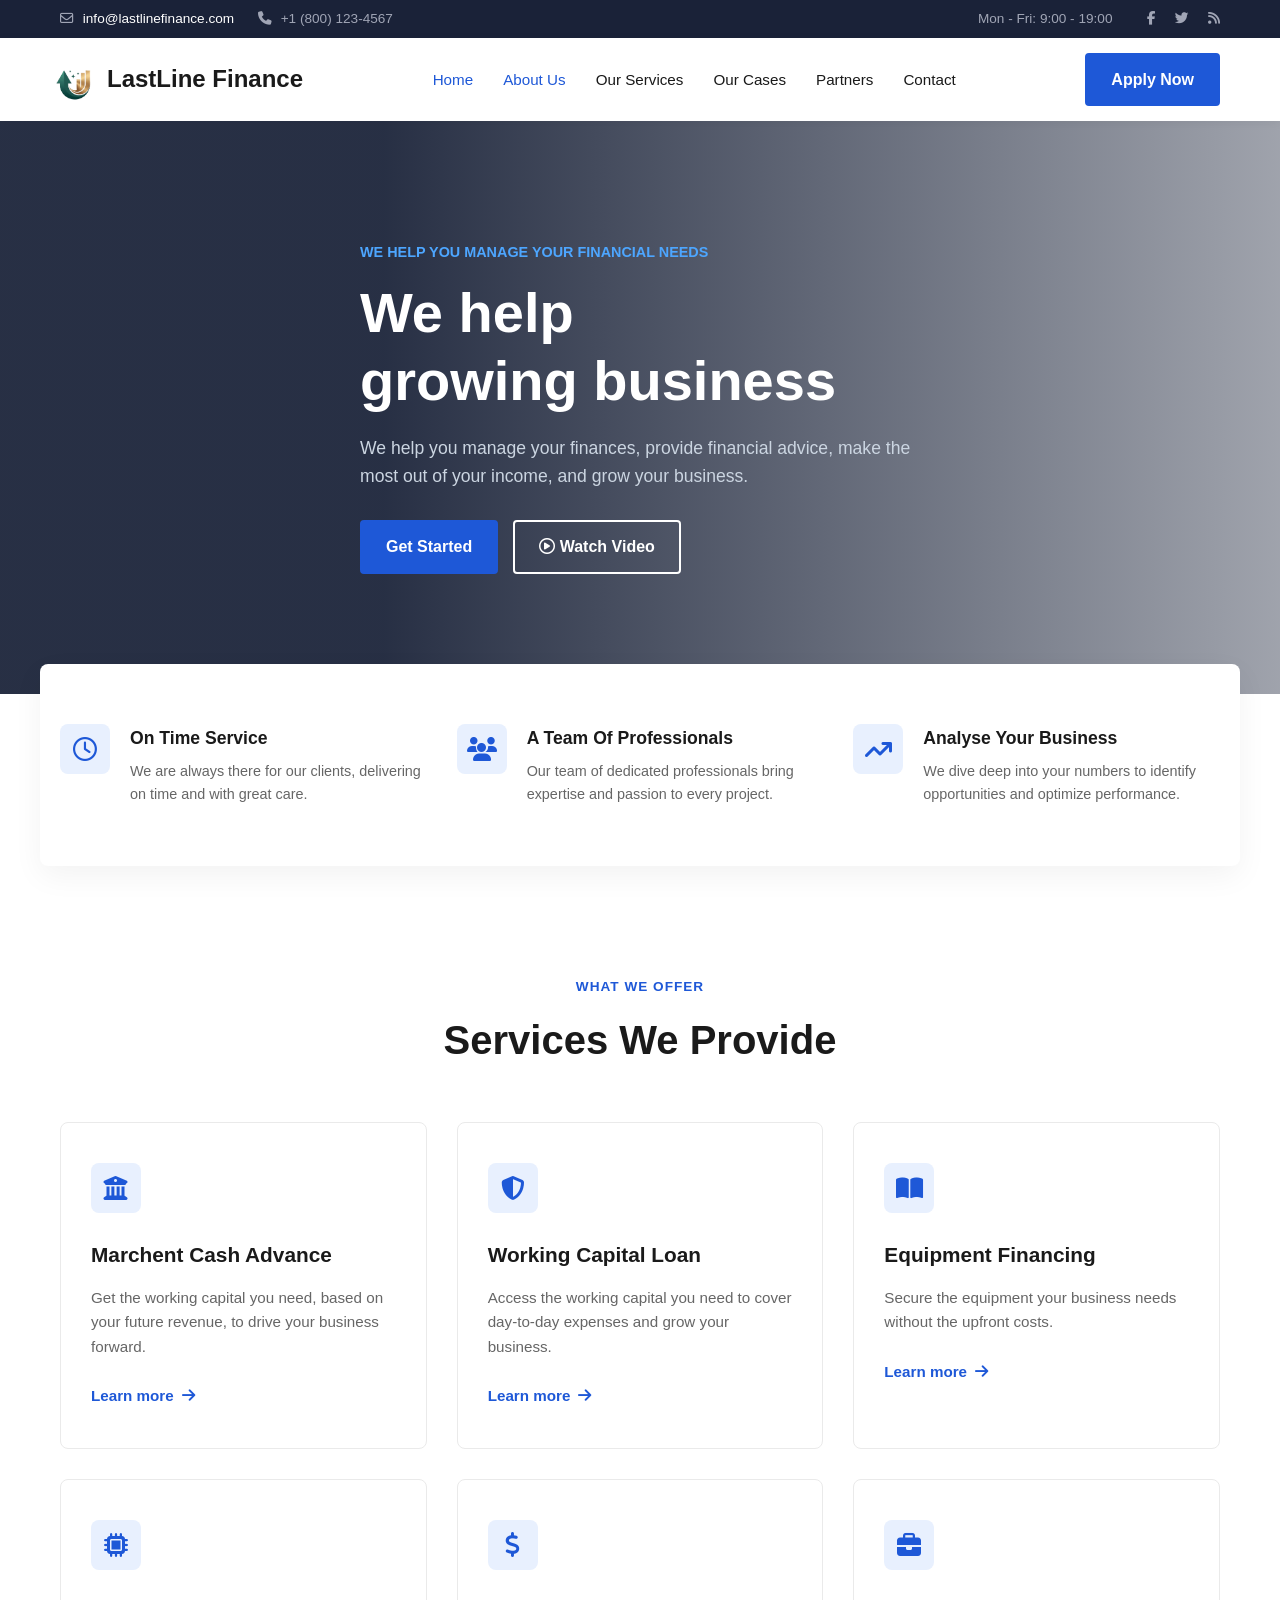
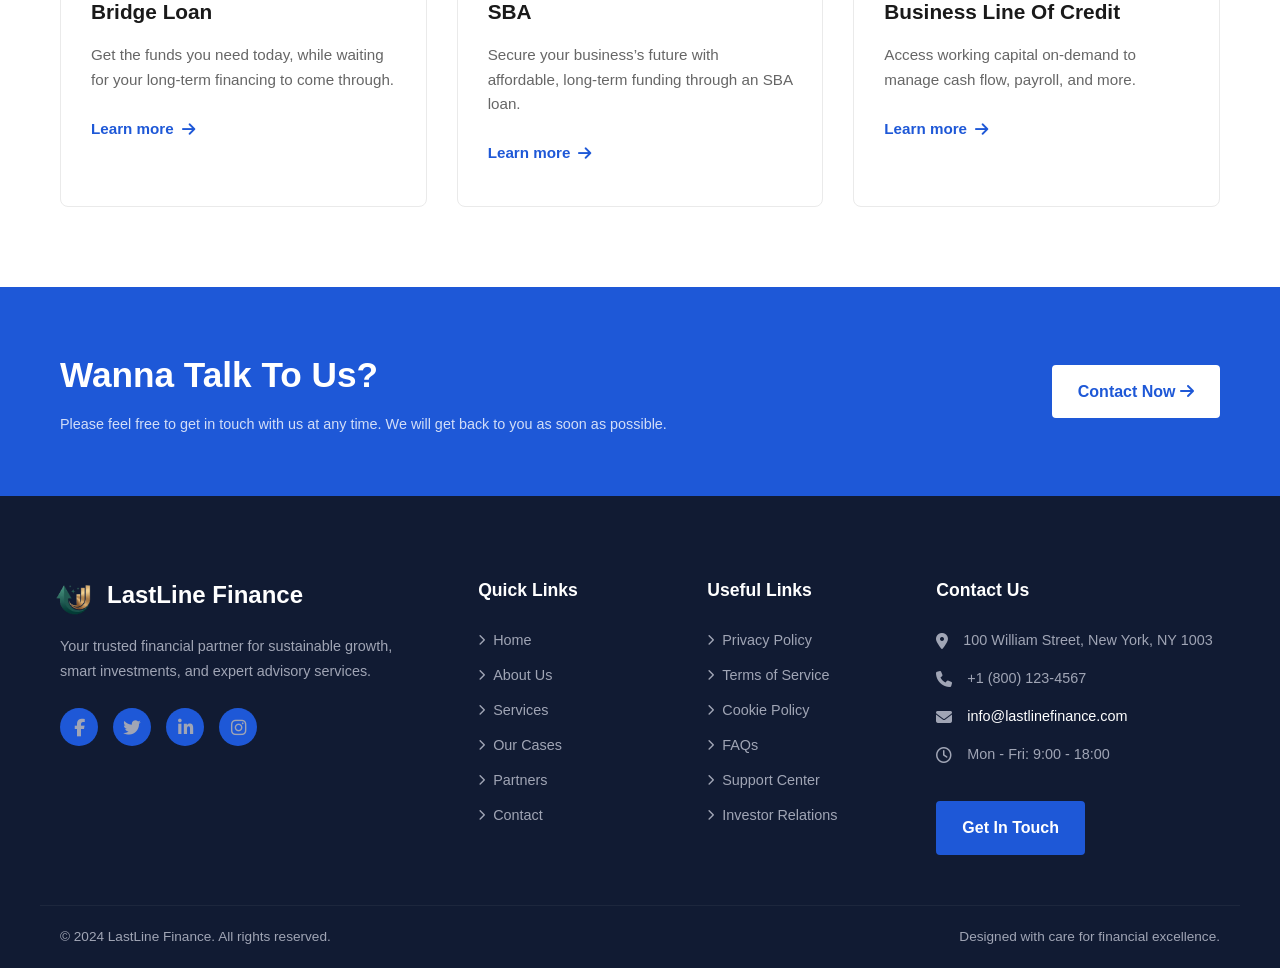
<file: About Us.html>
<!DOCTYPE html>
<html lang="en">
<head>
    <meta charset="UTF-8">
    <meta name="viewport" content="width=device-width, initial-scale=1.0">
    <title>LastLine Finance</title>
    <link rel="icon" type="image/png" href="icon.ico">
    <link rel="stylesheet" href="https://cdnjs.cloudflare.com/ajax/libs/font-awesome/6.4.0/css/all.min.css">
    <link rel="stylesheet" href="./style.css">


    <style>
        @import url('https://fonts.googleapis.com/css2?family=Inter:wght@400;500;600;700&display=swap');
        body { font-family: 'Inter', sans-serif; }
        .form-section-header { background-color: #e23d32; color: white; padding: 12px 16px; font-weight: 600; font-size: 1.125rem; margin-bottom: 16px; }
        .input-field { width: 100%; border: 1px solid #d1d5db; padding: 10px 12px; font-size: 0.875rem; color: #6b7280; outline: none; }
        .input-field:focus { border-color: #e23d32; }
    </style>
</head>
<body>

 <div id="loader"></div>

    <div class="top-bar">
        <div class="container top-bar-content">
            <div class="contact-info">
                <span><i class="fa-regular fa-envelope"></i> <a href="mailto:info@lastlinefinance.com">info@lastlinefinance.com</a></span>
                <span><i class="fa-solid fa-phone"></i> +1 (800) 123-4567</span>
            </div>
            <div class="social-hours">
                <span>Mon - Fri: 9:00 - 19:00</span>
                <div class="social-icons">
                    <a href="#"><i class="fa-brands fa-facebook-f"></i></a>
                    <a href="#"><i class="fa-brands fa-twitter"></i></a>
                    <a href="#"><i class="fa-solid fa-rss"></i></a>
                </div>
            </div>
        </div>
    </div>

    <header id="main-header">
        <div class="container nav-container">
            <div class="logo">
                <div class="logo-icon"><img src="image/lastline logo.png"></div>
                <span>LastLine Finance</span>
            </div>

                <div class="menu-toggle" id="mobile-menu">
                    <i class="fa-solid fa-bars"></i>
                </div>

            <nav>
                <ul class="nav-links">
                    <li><a href="./index.html"  class="active">Home</a></li>
                    <li><a href="./About Us.html" class="active">About Us</a></li>
                    <li><a href="./Our Services.html">Our Services</a></li>
                    <li><a href="./our-cases.html">Our Cases</a></li>
                    <li><a href="./partners.html">Partners</a></li>
                    <li><a href="./contract.html">Contact</a></li>
                </ul>
            </nav>
            <a href="./apply now.html" class="btn btn-primary desktop-only">Apply Now</a>
        </div>
    </header>

    <section class="hero">
        <div class="container hero-content">
            <p class="subtitle">We help you manage your financial needs</p>
            <h1>We help<br>growing business</h1>
            <p class="description">We help you manage your finances, provide financial advice, make the most out of your income, and grow your business.</p>
            <div class="hero-buttons">
                <a href="#" class="btn btn-primary">Get Started</a>
                <a href="#" class="btn btn-outline"><i class="fa-regular fa-circle-play"></i> Watch Video</a>
            </div>
        </div>
    </section>

    <section class="features container">
        <div class="feature-box">
            <div class="icon-wrapper"><i class="fa-regular fa-clock"></i></div>
            <div class="feature-text">
                <h3>On Time Service</h3>
                <p>We are always there for our clients, delivering on time and with great care.</p>
            </div>
        </div>
        <div class="feature-box">
            <div class="icon-wrapper"><i class="fa-solid fa-users"></i></div>
            <div class="feature-text">
                <h3>A Team Of Professionals</h3>
                <p>Our team of dedicated professionals bring expertise and passion to every project.</p>
            </div>
        </div>
        <div class="feature-box">
            <div class="icon-wrapper"><i class="fa-solid fa-arrow-trend-up"></i></div>
            <div class="feature-text">
                <h3>Analyse Your Business</h3>
                <p>We dive deep into your numbers to identify opportunities and optimize performance.</p>
            </div>
        </div>
    </section>

  <section class="services section-padding">
        <div class="container">
            <div class="section-header text-center fadeup">
                <p class="subtitle text-blue">WHAT WE OFFER</p>
                <h2>Services We Provide</h2>
            </div>
            
            <div class="services-grid">
                <div class="service-card fadeup">
                    <div class="icon-wrapper"><i class="fa-solid fa-building-columns"></i></div>
                    <h3>Marchent Cash Advance</h3>
                    <p>Get the working capital you need, based on your future revenue, to drive your business forward.</p>
                    <a href="MCA.html" class="learn-more">Learn more <i class="fa-solid fa-arrow-right"></i></a>
                </div>
                <div class="service-card fadeup">
                    <div class="icon-wrapper"><i class="fa-solid fa-shield-halved"></i></div>
                    <h3>Working Capital Loan</h3>
                    <p>Access the working capital you need to cover day-to-day expenses and grow your business.</p>
                    <a href="wcloan.html" class="learn-more">Learn more <i class="fa-solid fa-arrow-right"></i></a>
                </div>
                <div class="service-card fadeup">
                    <div class="icon-wrapper"><i class="fa-solid fa-book-open"></i></div>
                    <h3>Equipment Financing</h3>
                    <p>Secure the equipment your business needs without the upfront costs.</p>
                    <a href="equipmentfinanc.html" class="learn-more">Learn more <i class="fa-solid fa-arrow-right"></i></a>
                </div>
                <div class="service-card fadeup">
                    <div class="icon-wrapper"><i class="fa-solid fa-microchip"></i></div>
                    <h3>Bridge Loan</h3>
                    <p>Get the funds you need today, while waiting for your long-term financing to come through.</p>
                    <a href="bridge_loan.html" class="learn-more">Learn more <i class="fa-solid fa-arrow-right"></i></a>
                </div>
                <div class="service-card fadeup">
                    <div class="icon-wrapper"><i class="fa-solid fa-dollar-sign"></i></div>
                    <h3>SBA</h3>
                    <p>Secure your business’s future with affordable, long-term funding through an SBA loan.</p>
                    <a href="sba.html" class="learn-more">Learn more <i class="fa-solid fa-arrow-right"></i></a>
                </div>
                <div class="service-card fadeup">
                    <div class="icon-wrapper"><i class="fa-solid fa-briefcase"></i></div>
                    <h3>Business Line Of Credit</h3>
                    <p>Access working capital on-demand to manage cash flow, payroll, and more.</p>
                    <a href="lineofcredit.html" class="learn-more">Learn more <i class="fa-solid fa-arrow-right"></i></a>
                </div>
            </div>
        </div>
    </section>

    <section class="cta fadeup">
        <div class="container cta-container">
            <div class="cta-text">
                <h2>Wanna Talk To Us?</h2>
                <p>Please feel free to get in touch with us at any time. We will get back to you as soon as possible.</p>
            </div>
            <a href="./contract.html" class="btn btn-white">Contact Now <i class="fa-solid fa-arrow-right"></i></a>
        </div>
    </section>

     <footer class="footer">
        <div class="container footer-top">
            <div class="footer-col brand-col">
                <div class="logo footer-logo">
                    <div class="logo-icon"><img src="image/lastline logo.png"></div>
                    <span>LastLine Finance</span>
                </div>
                <p>Your trusted financial partner for sustainable growth, smart investments, and expert advisory services.</p>
                <div class="footer-socials">
                    <a href="#"><i class="fa-brands fa-facebook-f"></i></a>
                    <a href="#"><i class="fa-brands fa-twitter"></i></a>
                    <a href="#"><i class="fa-brands fa-linkedin-in"></i></a>
                    <a href="#"><i class="fa-brands fa-instagram"></i></a>
                </div>
            </div>

            <div class="footer-col">
                <h4>Quick Links</h4>
                <ul class="footer-links">
                    <li><a href="./index.html"><i class="fa-solid fa-chevron-right"></i> Home</a></li>
                    <li><a href="./About Us.html"><i class="fa-solid fa-chevron-right"></i> About Us</a></li>
                    <li><a href="./Services.html"><i class="fa-solid fa-chevron-right"></i> Services</a></li>
                    <li><a href="./Our Cases.html"><i class="fa-solid fa-chevron-right"></i> Our Cases</a></li>
                    <li><a href="./Partners.html"><i class="fa-solid fa-chevron-right"></i> Partners</a></li>
                    <li><a href="./contract.html"><i class="fa-solid fa-chevron-right"></i> Contact</a></li>
                </ul>
            </div>

            <div class="footer-col">
                <h4>Useful Links</h4>
                <ul class="footer-links">
                    <li><a href="./privacy-policy.html"><i class="fa-solid fa-chevron-right"></i> Privacy Policy</a></li>
                    <li><a href="./terms-of-service.html"><i class="fa-solid fa-chevron-right"></i> Terms of Service</a></li>
                    <li><a href="./cookie-policy.html"><i class="fa-solid fa-chevron-right"></i> Cookie Policy</a></li>
                    <li><a href="./faq.html"><i class="fa-solid fa-chevron-right"></i> FAQs</a></li>
                    <li><a href="./support.html"><i class="fa-solid fa-chevron-right"></i> Support Center</a></li>
                    <li><a href="./investor-relations.html"><i class="fa-solid fa-chevron-right"></i> Investor Relations</a></li>
                </ul>
            </div>

            <div class="footer-col contact-col">
                <h4>Contact Us</h4>
                <ul class="footer-contact-info">
                    <li><i class="fa-solid fa-location-dot"></i> <span>100 William Street, New York, NY 1003</span></li>
                    <li><i class="fa-solid fa-phone"></i> <span>+1 (800) 123-4567</span></li>
                    <li><i class="fa-solid fa-envelope"></i> <span><a href="mailto:info@lastlinefinance.com">info@lastlinefinance.com</a></span></li>
                    <li><i class="fa-regular fa-clock"></i> <span>Mon - Fri: 9:00 - 18:00</span></li>
                </ul>
                <a href="./contract.html" class="btn btn-primary mt-20">Get In Touch</a>
            </div>
        </div>

        <div class="container footer-bottom">
            <p>&copy; 2024 LastLine Finance. All rights reserved.</p>
            <p>Designed with care for financial excellence.</p>
        </div>
    </footer>

    <script src="./script.js"></script>
</body>
</html>
</file>
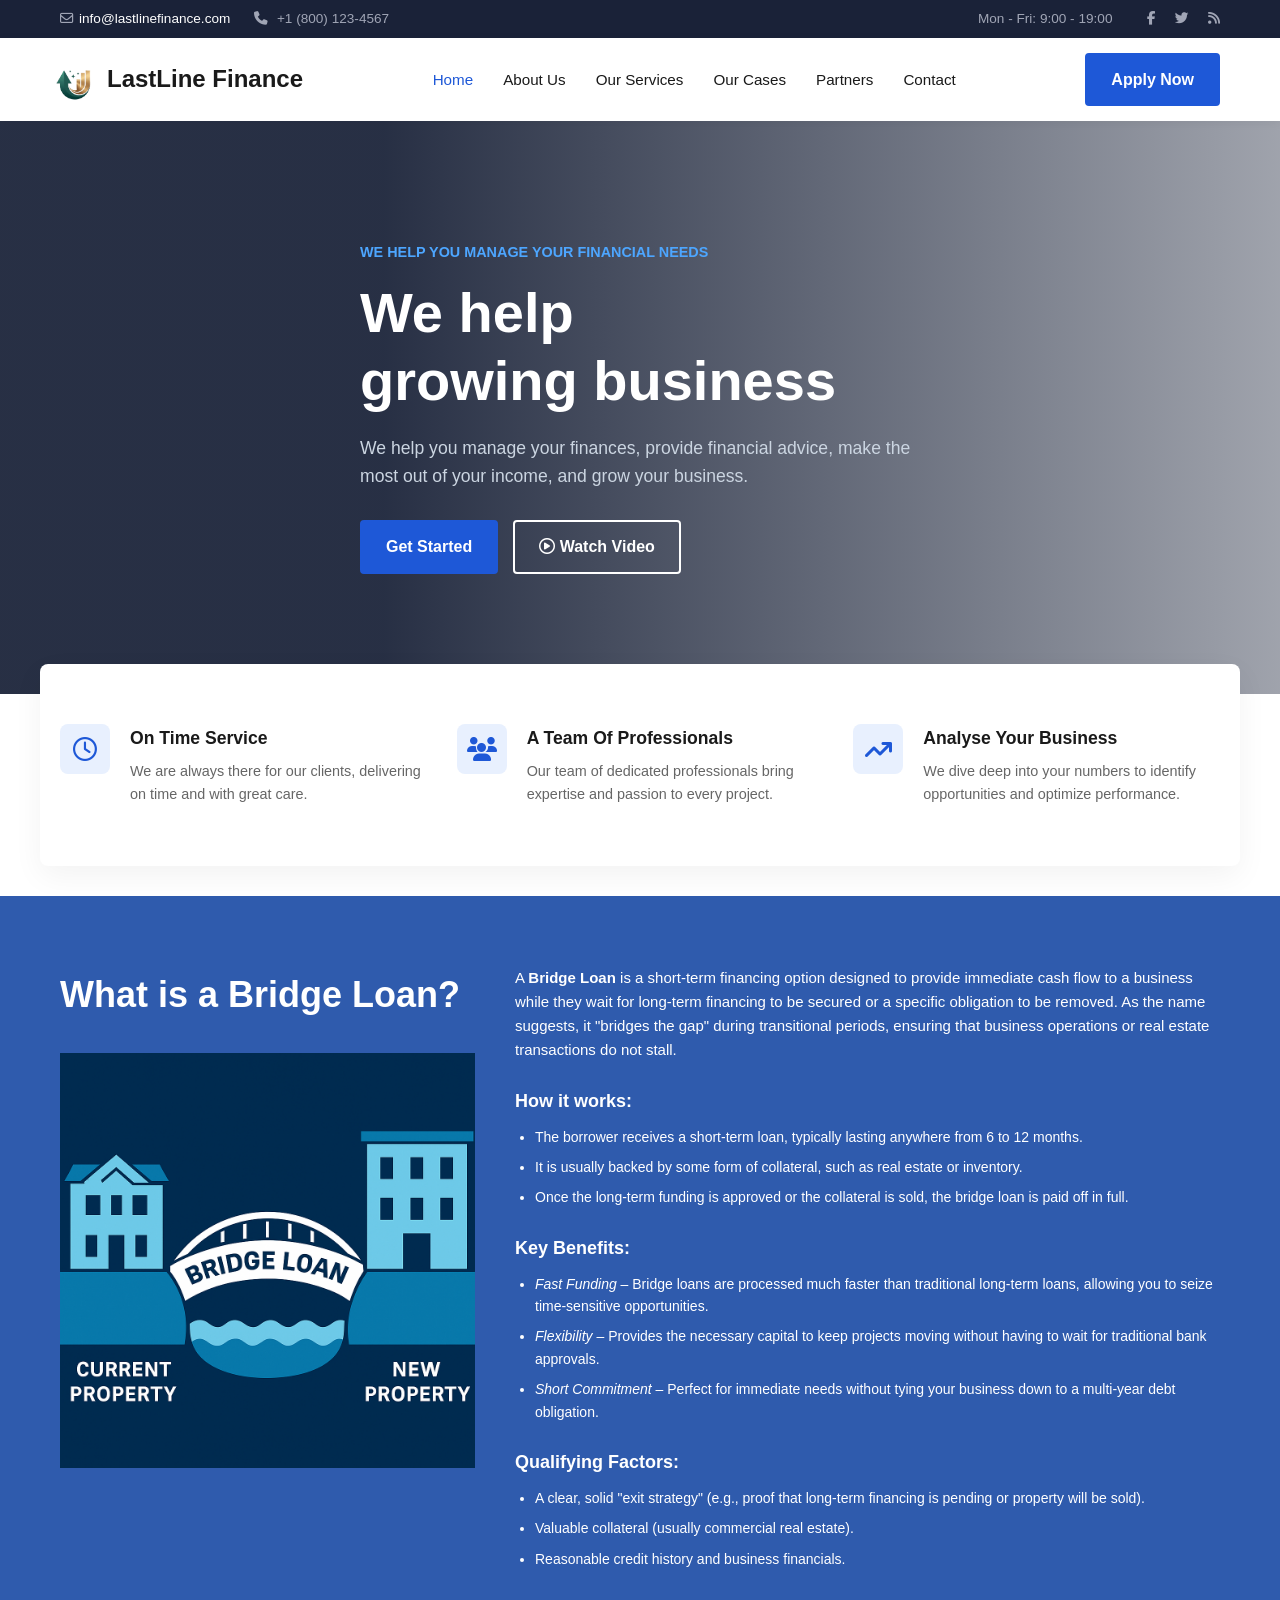
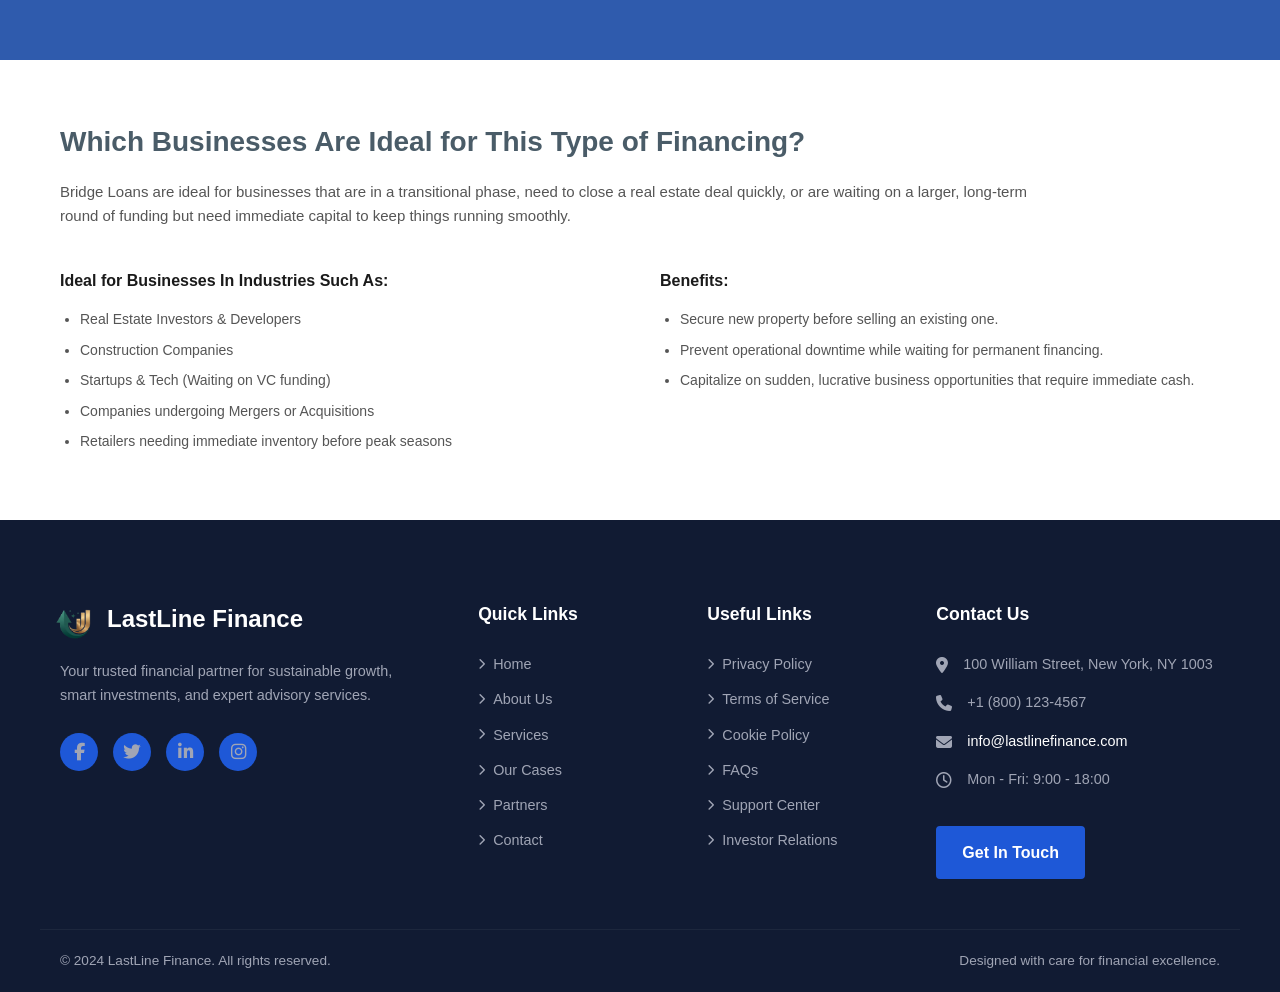
<file: bridge_loan.html>
<!DOCTYPE html>
<html lang="en">
<head>
    <meta charset="UTF-8">
    <meta name="viewport" content="width=device-width, initial-scale=1.0">
    <title>LastLine Finance</title>
    <link rel="icon" type="image/png" href="icon.ico">
    <link rel="stylesheet" href="https://cdnjs.cloudflare.com/ajax/libs/font-awesome/6.4.0/css/all.min.css">
    <link rel="stylesheet" href="./style.css">
    <style>
        @import url('https://fonts.googleapis.com/css2?family=Inter:wght@400;500;600;700&display=swap');
        body { font-family: 'Inter', sans-serif; }
        .form-section-header { background-color: #e23d32; color: white; padding: 12px 16px; font-weight: 600; font-size: 1.125rem; margin-bottom: 16px; }
        .input-field { width: 100%; border: 1px solid #d1d5db; padding: 10px 12px; font-size: 0.875rem; color: #6b7280; outline: none; }
        .input-field:focus { border-color: #e23d32; }
    </style>
</head>


<body>

 <div id="loader"></div>

     <div class="top-bar">
        <div class="container top-bar-content">
            <div class="contact-info">
                <span><i class="fa-regular fa-envelope"></i><a href="mailto:info@lastlinefinance.com">info@lastlinefinance.com</a></span>
                <span><i class="fa-solid fa-phone"></i> +1 (800) 123-4567</span>
            </div>
            <div class="social-hours">
                <span>Mon - Fri: 9:00 - 19:00</span>
                <div class="social-icons">
                    <a href="#"><i class="fa-brands fa-facebook-f"></i></a>
                    <a href="#"><i class="fa-brands fa-twitter"></i></a>
                    <a href="#"><i class="fa-solid fa-rss"></i></a>
                </div>
            </div>
        </div>
    </div>

    <header id="main-header">
        <div class="container nav-container">
            <div class="logo">
                <div class="logo-icon"><img src="image/lastline logo.png"></div>
                <span>LastLine Finance</span>
            </div>

            <div class="menu-toggle" id="mobile-menu">
                <i class="fa-solid fa-bars"></i>
            </div>

            <nav>
                <ul class="nav-links" id="nav-links">
                    <li><a href="./index.html" class="active">Home</a></li>
                    <li><a href="./About Us.html">About Us</a></li>
                    <li><a href="./Our Services.html">Our Services</a></li>
                    <li><a href="./Our Cases.html">Our Cases</a></li>
                    <li><a href="./Partners.html">Partners</a></li>
                    <li><a href="./contract.html">Contact</a></li>
                </ul>
            </nav>
            <a href="./apply now.html" class="btn btn-primary desktop-only"> Apply Now</a>
        </div>
    </header>

    <section class="hero">
        <div class="container hero-content">
            <p class="subtitle">We help you manage your financial needs</p>
            <h1>We help<br>growing business</h1>
            <p class="description">We help you manage your finances, provide financial advice, make the most out of your income, and grow your business.</p>
            <div class="hero-buttons">
                <a href="./apply now.html" class="btn btn-primary">Get Started</a>
                <a href="#" class="btn btn-outline"><i class="fa-regular fa-circle-play"></i> Watch Video</a>
            </div>
        </div>
    </section>

    <section class="features container">
        <div class="feature-box">
            <div class="icon-wrapper"><i class="fa-regular fa-clock"></i></div>
            <div class="feature-text ">
                <h3>On Time Service</h3>
                <p>We are always there for our clients, delivering on time and with great care.</p>
            </div>
        </div>
        <div class="feature-box">
            <div class="icon-wrapper"><i class="fa-solid fa-users"></i></div>
            <div class="feature-text">
                <h3>A Team Of Professionals</h3>
                <p>Our team of dedicated professionals bring expertise and passion to every project.</p>
            </div>
        </div>
        <div class="feature-box">
            <div class="icon-wrapper"><i class="fa-solid fa-arrow-trend-up"></i></div>
            <div class="feature-text ">
                <h3>Analyse Your Business</h3>
                <p>We dive deep into your numbers to identify opportunities and optimize performance.</p>
            </div>
        </div>
    </section>



<div class="lastline-bl-wrapper">
    <section class="bl-top-section">
        <div class="bl-container">
            <div class="bl-row">
                <div class="bl-left">
                    <h2>What is a Bridge Loan?</h2>
                    <img src="image/bridgeloan.png" alt="Bridge Loan Illustration" class="bl-image">
                </div>
                
                <div class="bl-right">
                    <p>A <strong>Bridge Loan</strong> is a short-term financing option designed to provide immediate cash flow to a business while they wait for long-term financing to be secured or a specific obligation to be removed. As the name suggests, it "bridges the gap" during transitional periods, ensuring that business operations or real estate transactions do not stall.</p>

                    <h3>How it works:</h3>
                    <ul>
                        <li>The borrower receives a short-term loan, typically lasting anywhere from 6 to 12 months.</li>
                        <li>It is usually backed by some form of collateral, such as real estate or inventory.</li>
                        <li>Once the long-term funding is approved or the collateral is sold, the bridge loan is paid off in full.</li>
                    </ul>

                    <h3>Key Benefits:</h3>
                    <ul>
                        <li><em>Fast Funding</em> – Bridge loans are processed much faster than traditional long-term loans, allowing you to seize time-sensitive opportunities.</li>
                        <li><em>Flexibility</em> – Provides the necessary capital to keep projects moving without having to wait for traditional bank approvals.</li>
                        <li><em>Short Commitment</em> – Perfect for immediate needs without tying your business down to a multi-year debt obligation.</li>
                    </ul>

                    <h3>Qualifying Factors:</h3>
                    <ul>
                        <li>A clear, solid "exit strategy" (e.g., proof that long-term financing is pending or property will be sold).</li>
                        <li>Valuable collateral (usually commercial real estate).</li>
                        <li>Reasonable credit history and business financials.</li>
                    </ul>
                </div>
            </div>
        </div>
    </section>

    <section class="bl-bottom-section">
        <div class="bl-container">
            <h2>Which Businesses Are Ideal for This Type of Financing?</h2>
            <p>Bridge Loans are ideal for businesses that are in a transitional phase, need to close a real estate deal quickly, or are waiting on a larger, long-term round of funding but need immediate capital to keep things running smoothly.</p>

            <div class="bl-row bl-align-start">
                <div class="bl-col-half">
                    <h3>Ideal for Businesses In Industries Such As:</h3>
                    <ul>
                        <li>Real Estate Investors & Developers</li>
                        <li>Construction Companies</li>
                        <li>Startups & Tech (Waiting on VC funding)</li>
                        <li>Companies undergoing Mergers or Acquisitions</li>
                        <li>Retailers needing immediate inventory before peak seasons</li>
                    </ul>
                </div>
                <div class="bl-col-half">
                    <h3>Benefits:</h3>
                    <ul>
                        <li>Secure new property before selling an existing one.</li>
                        <li>Prevent operational downtime while waiting for permanent financing.</li>
                        <li>Capitalize on sudden, lucrative business opportunities that require immediate cash.</li>
                    </ul>
                </div>
            </div>
        </div>
    </section>
</div>




 <footer class="footer">
        <div class="container footer-top">
            <div class="footer-col brand-col">
                <div class="logo footer-logo">
                    <div class="logo-icon"><img src="image/lastline logo.png"></div>
                    <span>LastLine Finance</span>
                </div>
                <p>Your trusted financial partner for sustainable growth, smart investments, and expert advisory services.</p>
                <div class="footer-socials">
                    <a href="#"><i class="fa-brands fa-facebook-f"></i></a>
                    <a href="#"><i class="fa-brands fa-twitter"></i></a>
                    <a href="#"><i class="fa-brands fa-linkedin-in"></i></a>
                    <a href="#"><i class="fa-brands fa-instagram"></i></a>
                </div>
            </div>

            <div class="footer-col">
                <h4>Quick Links</h4>
                <ul class="footer-links">
                    <li><a href="./index.html"><i class="fa-solid fa-chevron-right"></i> Home</a></li>
                    <li><a href="./About Us.html"><i class="fa-solid fa-chevron-right"></i> About Us</a></li>
                    <li><a href="./Our Services.html"><i class="fa-solid fa-chevron-right"></i> Services</a></li>
                    <li><a href="./Our Cases.html"><i class="fa-solid fa-chevron-right"></i> Our Cases</a></li>
                    <li><a href="./Partners.html"><i class="fa-solid fa-chevron-right"></i> Partners</a></li>
                    <li><a href="./contract.html"><i class="fa-solid fa-chevron-right"></i> Contact</a></li>
                </ul>
            </div>

            <div class="footer-col">
                <h4>Useful Links</h4>
                <ul class="footer-links">
                    <li><a href="./Privacy Policy.html"><i class="fa-solid fa-chevron-right"></i> Privacy Policy</a></li>
                    <li><a href="./Terms of Service.html"><i class="fa-solid fa-chevron-right"></i> Terms of Service</a></li>
                    <li><a href="./Cookie Policy.html"><i class="fa-solid fa-chevron-right"></i> Cookie Policy</a></li>
                    <li><a href="./contract.html"><i class="fa-solid fa-chevron-right"></i> FAQs</a></li>
                    <li><a href="#"><i class="fa-solid fa-chevron-right"></i> Support Center</a></li>
                    <li><a href="#"><i class="fa-solid fa-chevron-right"></i> Investor Relations</a></li>
                </ul>
            </div>

            <div class="footer-col contact-col">
                <h4>Contact Us</h4>
                <ul class="footer-contact-info">
                    <li><i class="fa-solid fa-location-dot"></i> <span>100 William Street, New York, NY 1003</span></li>
                    <li><i class="fa-solid fa-phone"></i> <span>+1 (800) 123-4567</span></li>
                    <li><i class="fa-solid fa-envelope"></i> <span><a href="mailto:info@lastlinefinance.com">info@lastlinefinance.com</a></span></li>
                    <li><i class="fa-regular fa-clock"></i> <span>Mon - Fri: 9:00 - 18:00</span></li>
                </ul>
                <a href="./contract.html" class="btn btn-primary mt-20">Get In Touch</a>
            </div>
        </div>

        <div class="container footer-bottom">
            <p>&copy; 2024 LastLine Finance. All rights reserved.</p>
            <p>Designed with care for financial excellence.</p>
        </div>
    </footer>

    <script src="./script.js"></script>

</body>
</html>
</file>
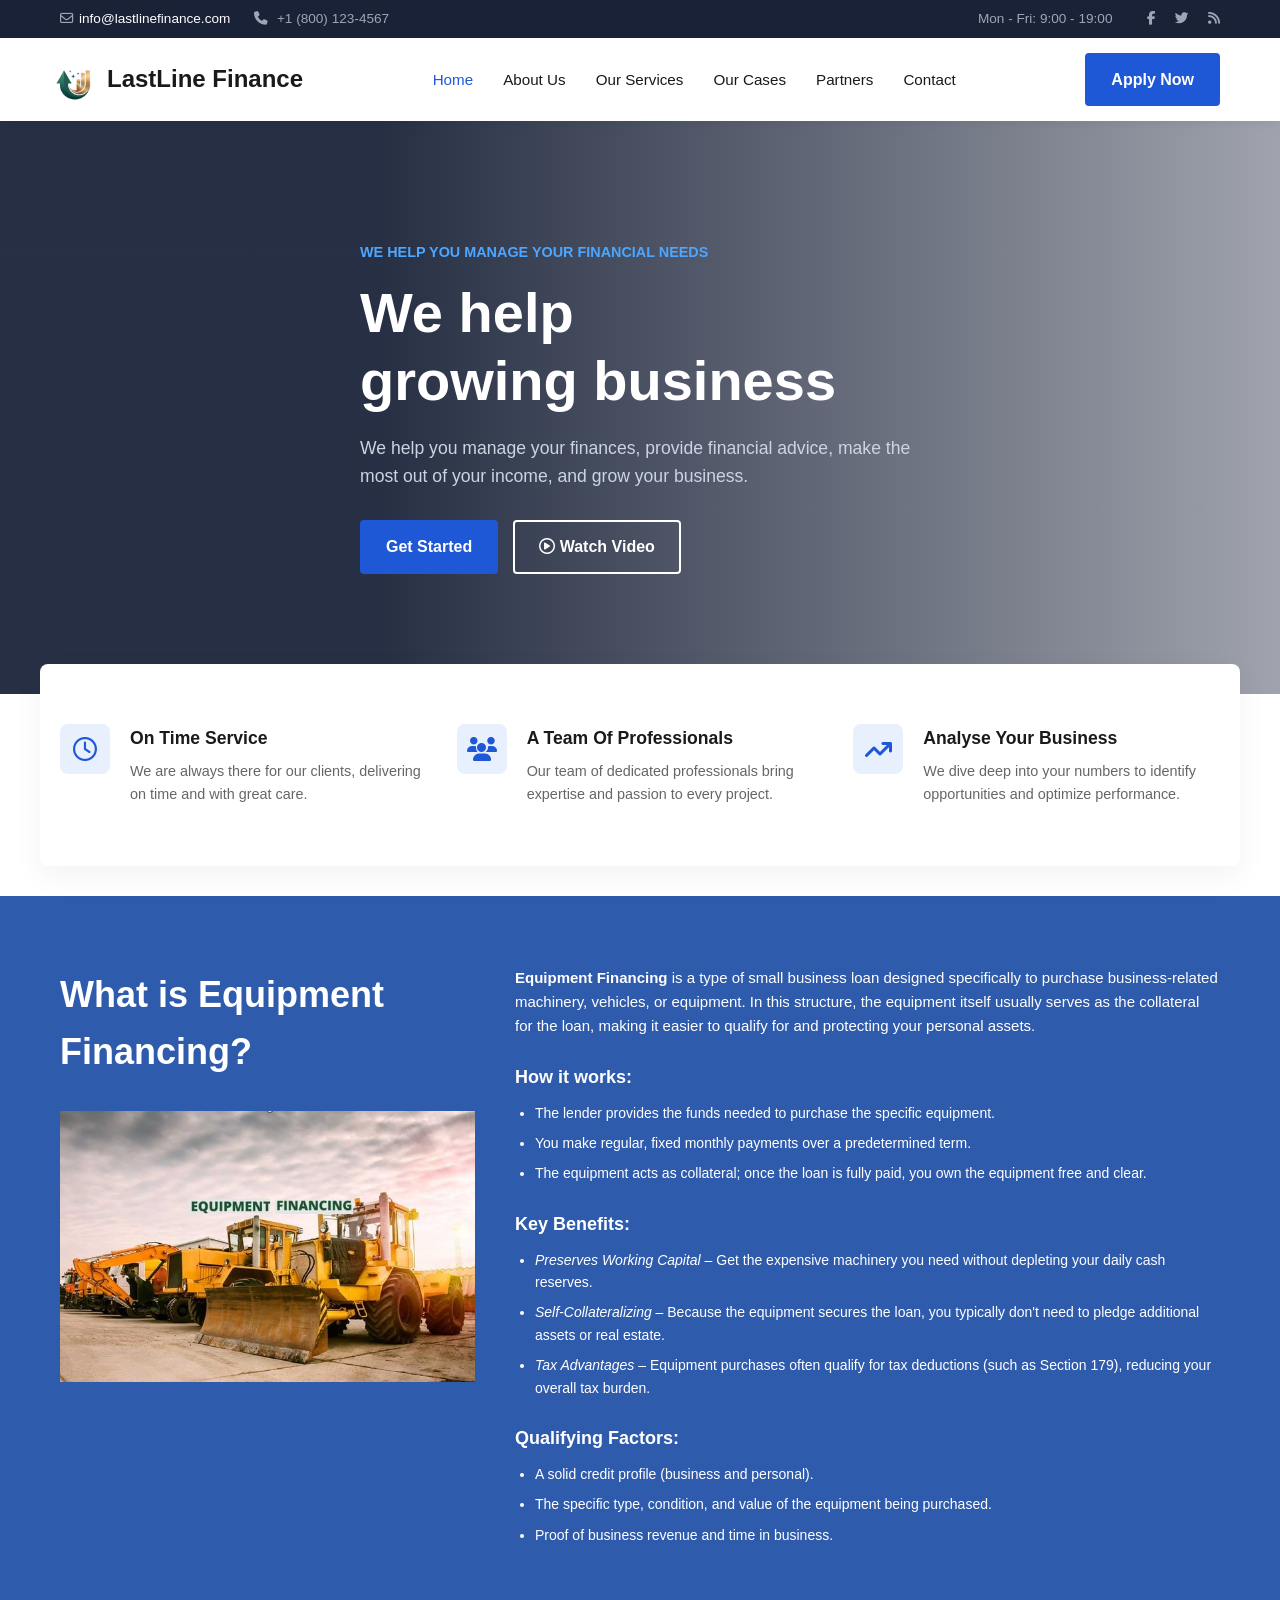
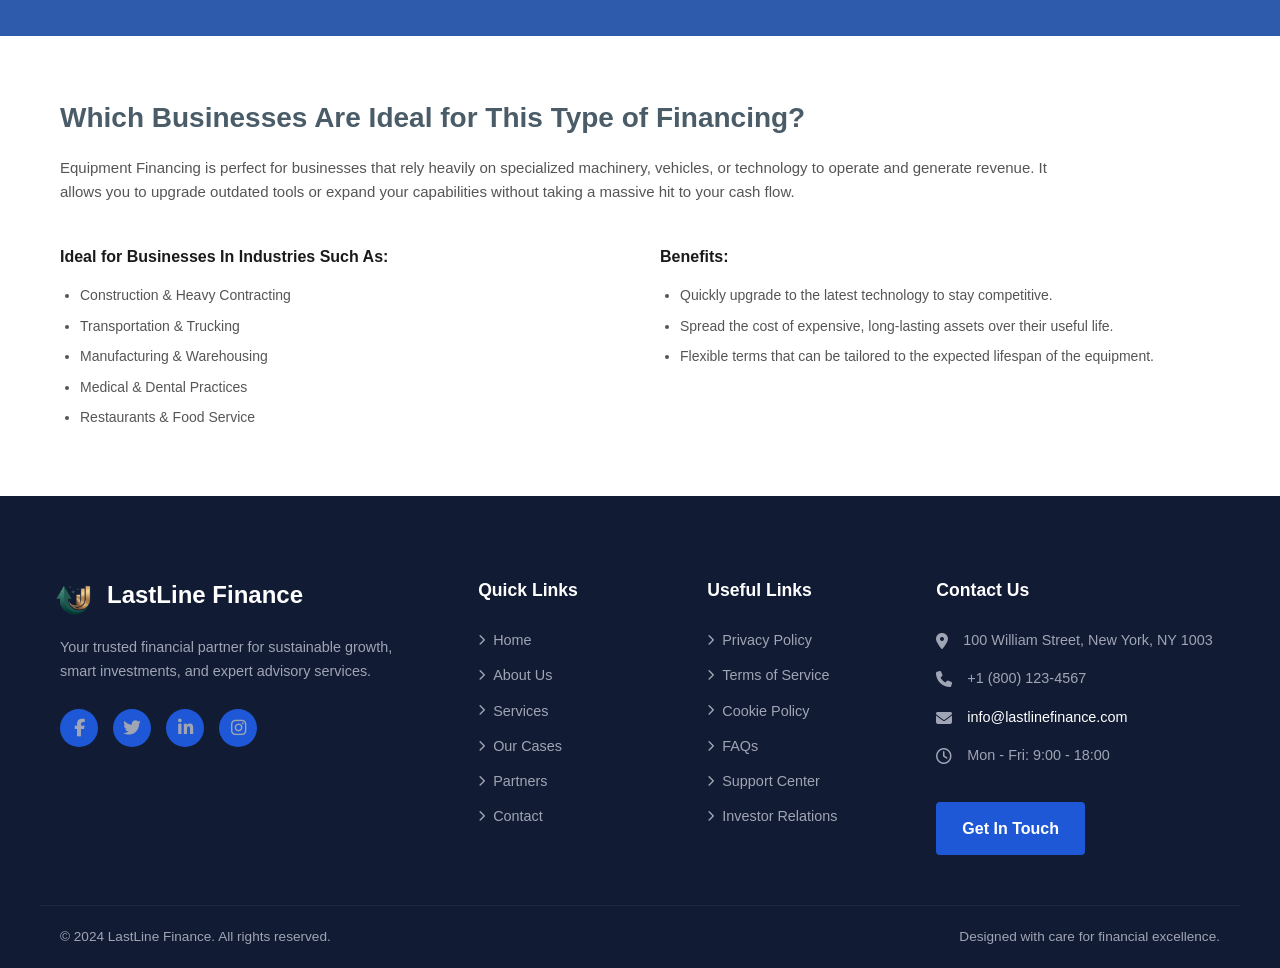
<file: equipmentfinanc.html>
<!DOCTYPE html>
<html lang="en">
<head>
    <meta charset="UTF-8">
    <meta name="viewport" content="width=device-width, initial-scale=1.0">
    <title>LastLine Finance</title>
    <link rel="icon" type="image/png" href="icon.ico">
    <link rel="stylesheet" href="https://cdnjs.cloudflare.com/ajax/libs/font-awesome/6.4.0/css/all.min.css">
    <link rel="stylesheet" href="./style.css">
    <style>
        @import url('https://fonts.googleapis.com/css2?family=Inter:wght@400;500;600;700&display=swap');
        body { font-family: 'Inter', sans-serif; }
        .form-section-header { background-color: #e23d32; color: white; padding: 12px 16px; font-weight: 600; font-size: 1.125rem; margin-bottom: 16px; }
        .input-field { width: 100%; border: 1px solid #d1d5db; padding: 10px 12px; font-size: 0.875rem; color: #6b7280; outline: none; }
        .input-field:focus { border-color: #e23d32; }
    </style>
</head>


<body>

 <div id="loader"></div>

     <div class="top-bar">
        <div class="container top-bar-content">
            <div class="contact-info">
                <span><i class="fa-regular fa-envelope"></i><a href="mailto:info@lastlinefinance.com">info@lastlinefinance.com</a></span>
                <span><i class="fa-solid fa-phone"></i> +1 (800) 123-4567</span>
            </div>
            <div class="social-hours">
                <span>Mon - Fri: 9:00 - 19:00</span>
                <div class="social-icons">
                    <a href="#"><i class="fa-brands fa-facebook-f"></i></a>
                    <a href="#"><i class="fa-brands fa-twitter"></i></a>
                    <a href="#"><i class="fa-solid fa-rss"></i></a>
                </div>
            </div>
        </div>
    </div>

    <header id="main-header">
        <div class="container nav-container">
            <div class="logo">
                <div class="logo-icon"><img src="image/lastline logo.png"></div>
                <span>LastLine Finance</span>
            </div>

            <div class="menu-toggle" id="mobile-menu">
                <i class="fa-solid fa-bars"></i>
            </div>

            <nav>
                <ul class="nav-links" id="nav-links">
                    <li><a href="./index.html" class="active">Home</a></li>
                    <li><a href="./About Us.html">About Us</a></li>
                    <li><a href="./Our Services.html">Our Services</a></li>
                    <li><a href="./Our Cases.html">Our Cases</a></li>
                    <li><a href="./Partners.html">Partners</a></li>
                    <li><a href="./contract.html">Contact</a></li>
                </ul>
            </nav>
            <a href="./apply now.html" class="btn btn-primary desktop-only"> Apply Now</a>
        </div>
    </header>

    <section class="hero">
        <div class="container hero-content">
            <p class="subtitle">We help you manage your financial needs</p>
            <h1>We help<br>growing business</h1>
            <p class="description">We help you manage your finances, provide financial advice, make the most out of your income, and grow your business.</p>
            <div class="hero-buttons">
                <a href="./apply now.html" class="btn btn-primary">Get Started</a>
                <a href="#" class="btn btn-outline"><i class="fa-regular fa-circle-play"></i> Watch Video</a>
            </div>
        </div>
    </section>

    <section class="features container">
        <div class="feature-box">
            <div class="icon-wrapper"><i class="fa-regular fa-clock"></i></div>
            <div class="feature-text ">
                <h3>On Time Service</h3>
                <p>We are always there for our clients, delivering on time and with great care.</p>
            </div>
        </div>
        <div class="feature-box">
            <div class="icon-wrapper"><i class="fa-solid fa-users"></i></div>
            <div class="feature-text">
                <h3>A Team Of Professionals</h3>
                <p>Our team of dedicated professionals bring expertise and passion to every project.</p>
            </div>
        </div>
        <div class="feature-box">
            <div class="icon-wrapper"><i class="fa-solid fa-arrow-trend-up"></i></div>
            <div class="feature-text ">
                <h3>Analyse Your Business</h3>
                <p>We dive deep into your numbers to identify opportunities and optimize performance.</p>
            </div>
        </div>
    </section>





    <div class="lastline-ef-wrapper">
    <section class="ef-top-section">
        <div class="ef-container">
            <div class="ef-row">
                <div class="ef-left">
                    <h2>What is Equipment Financing?</h2>
                    <img src="image/Equipment-fin.jpeg" alt="Equipment Financing Illustration" class="ef-image">
                </div>
                
                <div class="ef-right">
                    <p><strong>Equipment Financing</strong> is a type of small business loan designed specifically to purchase business-related machinery, vehicles, or equipment. In this structure, the equipment itself usually serves as the collateral for the loan, making it easier to qualify for and protecting your personal assets.</p>

                    <h3>How it works:</h3>
                    <ul>
                        <li>The lender provides the funds needed to purchase the specific equipment.</li>
                        <li>You make regular, fixed monthly payments over a predetermined term.</li>
                        <li>The equipment acts as collateral; once the loan is fully paid, you own the equipment free and clear.</li>
                    </ul>

                    <h3>Key Benefits:</h3>
                    <ul>
                        <li><em>Preserves Working Capital</em> – Get the expensive machinery you need without depleting your daily cash reserves.</li>
                        <li><em>Self-Collateralizing</em> – Because the equipment secures the loan, you typically don't need to pledge additional assets or real estate.</li>
                        <li><em>Tax Advantages</em> – Equipment purchases often qualify for tax deductions (such as Section 179), reducing your overall tax burden.</li>
                    </ul>

                    <h3>Qualifying Factors:</h3>
                    <ul>
                        <li>A solid credit profile (business and personal).</li>
                        <li>The specific type, condition, and value of the equipment being purchased.</li>
                        <li>Proof of business revenue and time in business.</li>
                    </ul>
                </div>
            </div>
        </div>
    </section>

    <section class="ef-bottom-section">
        <div class="ef-container">
            <h2>Which Businesses Are Ideal for This Type of Financing?</h2>
            <p>Equipment Financing is perfect for businesses that rely heavily on specialized machinery, vehicles, or technology to operate and generate revenue. It allows you to upgrade outdated tools or expand your capabilities without taking a massive hit to your cash flow.</p>

            <div class="ef-row ef-align-start">
                <div class="ef-col-half">
                    <h3>Ideal for Businesses In Industries Such As:</h3>
                    <ul>
                        <li>Construction & Heavy Contracting</li>
                        <li>Transportation & Trucking</li>
                        <li>Manufacturing & Warehousing</li>
                        <li>Medical & Dental Practices</li>
                        <li>Restaurants & Food Service</li>
                    </ul>
                </div>
                <div class="ef-col-half">
                    <h3>Benefits:</h3>
                    <ul>
                        <li>Quickly upgrade to the latest technology to stay competitive.</li>
                        <li>Spread the cost of expensive, long-lasting assets over their useful life.</li>
                        <li>Flexible terms that can be tailored to the expected lifespan of the equipment.</li>
                    </ul>
                </div>
            </div>
        </div>
    </section>
</div>




<footer class="footer">
        <div class="container footer-top">
            <div class="footer-col brand-col">
                <div class="logo footer-logo">
                    <div class="logo-icon"><img src="image/lastline logo.png"></div>
                    <span>LastLine Finance</span>
                </div>
                <p>Your trusted financial partner for sustainable growth, smart investments, and expert advisory services.</p>
                <div class="footer-socials">
                    <a href="#"><i class="fa-brands fa-facebook-f"></i></a>
                    <a href="#"><i class="fa-brands fa-twitter"></i></a>
                    <a href="#"><i class="fa-brands fa-linkedin-in"></i></a>
                    <a href="#"><i class="fa-brands fa-instagram"></i></a>
                </div>
            </div>

            <div class="footer-col">
                <h4>Quick Links</h4>
                <ul class="footer-links">
                    <li><a href="./index.html"><i class="fa-solid fa-chevron-right"></i> Home</a></li>
                    <li><a href="./About Us.html"><i class="fa-solid fa-chevron-right"></i> About Us</a></li>
                    <li><a href="./Our Services.html"><i class="fa-solid fa-chevron-right"></i> Services</a></li>
                    <li><a href="./Our Cases.html"><i class="fa-solid fa-chevron-right"></i> Our Cases</a></li>
                    <li><a href="./Partners.html"><i class="fa-solid fa-chevron-right"></i> Partners</a></li>
                    <li><a href="./contract.html"><i class="fa-solid fa-chevron-right"></i> Contact</a></li>
                </ul>
            </div>

            <div class="footer-col">
                <h4>Useful Links</h4>
                <ul class="footer-links">
                    <li><a href="./Privacy Policy.html"><i class="fa-solid fa-chevron-right"></i> Privacy Policy</a></li>
                    <li><a href="./Terms of Service.html"><i class="fa-solid fa-chevron-right"></i> Terms of Service</a></li>
                    <li><a href="./Cookie Policy.html"><i class="fa-solid fa-chevron-right"></i> Cookie Policy</a></li>
                    <li><a href="./contract.html"><i class="fa-solid fa-chevron-right"></i> FAQs</a></li>
                    <li><a href="#"><i class="fa-solid fa-chevron-right"></i> Support Center</a></li>
                    <li><a href="#"><i class="fa-solid fa-chevron-right"></i> Investor Relations</a></li>
                </ul>
            </div>

            <div class="footer-col contact-col">
                <h4>Contact Us</h4>
                <ul class="footer-contact-info">
                    <li><i class="fa-solid fa-location-dot"></i> <span>100 William Street, New York, NY 1003</span></li>
                    <li><i class="fa-solid fa-phone"></i> <span>+1 (800) 123-4567</span></li>
                    <li><i class="fa-solid fa-envelope"></i> <span><a href="mailto:info@lastlinefinance.com">info@lastlinefinance.com</a></span></li>
                    <li><i class="fa-regular fa-clock"></i> <span>Mon - Fri: 9:00 - 18:00</span></li>
                </ul>
                <a href="./contract.html" class="btn btn-primary mt-20">Get In Touch</a>
            </div>
        </div>

        <div class="container footer-bottom">
            <p>&copy; 2024 LastLine Finance. All rights reserved.</p>
            <p>Designed with care for financial excellence.</p>
        </div>
    </footer>

    <script src="./script.js"></script>

</body>
</html>
</file>
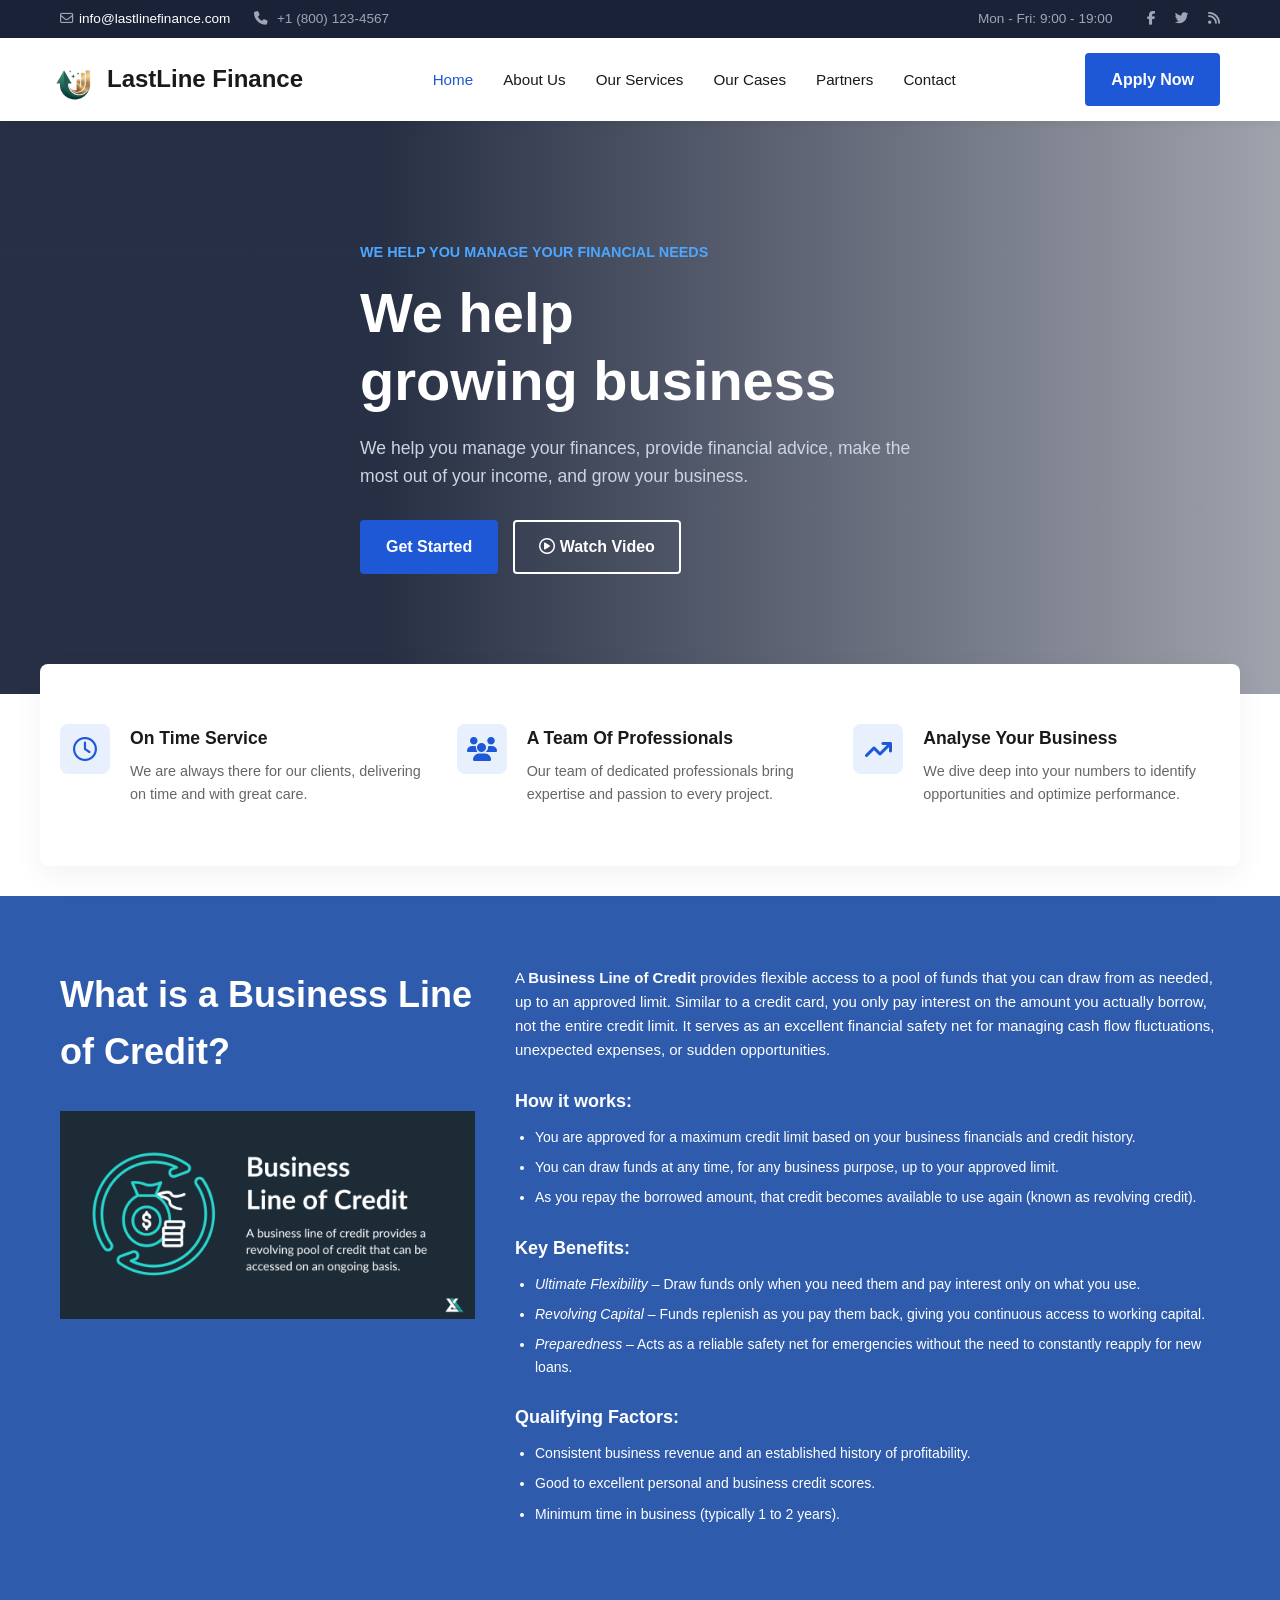
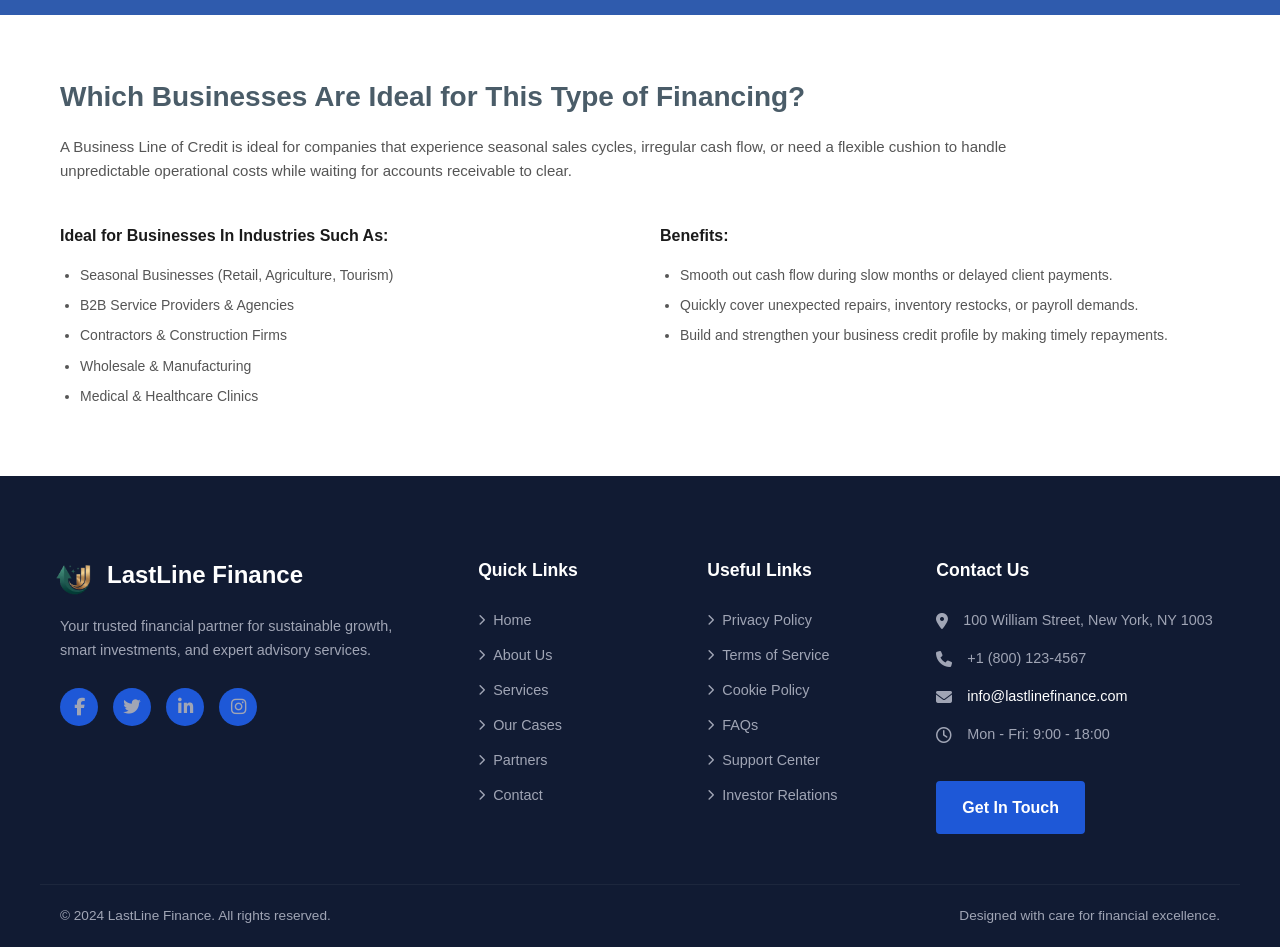
<file: lineofcredit.html>
<!DOCTYPE html>
<html lang="en">
<head>
    <meta charset="UTF-8">
    <meta name="viewport" content="width=device-width, initial-scale=1.0">
    <title>LastLine Finance</title>
    <link rel="icon" type="image/png" href="icon.ico">
    <link rel="stylesheet" href="https://cdnjs.cloudflare.com/ajax/libs/font-awesome/6.4.0/css/all.min.css">
    <link rel="stylesheet" href="./style.css">
    <style>
        @import url('https://fonts.googleapis.com/css2?family=Inter:wght@400;500;600;700&display=swap');
        body { font-family: 'Inter', sans-serif; }
        .form-section-header { background-color: #e23d32; color: white; padding: 12px 16px; font-weight: 600; font-size: 1.125rem; margin-bottom: 16px; }
        .input-field { width: 100%; border: 1px solid #d1d5db; padding: 10px 12px; font-size: 0.875rem; color: #6b7280; outline: none; }
        .input-field:focus { border-color: #e23d32; }
    </style>
</head>


<body>

 <div id="loader"></div>

     <div class="top-bar">
        <div class="container top-bar-content">
            <div class="contact-info">
                <span><i class="fa-regular fa-envelope"></i><a href="mailto:info@lastlinefinance.com">info@lastlinefinance.com</a></span>
                <span><i class="fa-solid fa-phone"></i> +1 (800) 123-4567</span>
            </div>
            <div class="social-hours">
                <span>Mon - Fri: 9:00 - 19:00</span>
                <div class="social-icons">
                    <a href="#"><i class="fa-brands fa-facebook-f"></i></a>
                    <a href="#"><i class="fa-brands fa-twitter"></i></a>
                    <a href="#"><i class="fa-solid fa-rss"></i></a>
                </div>
            </div>
        </div>
    </div>

    <header id="main-header">
        <div class="container nav-container">
            <div class="logo">
                <div class="logo-icon"><img src="image/lastline logo.png"></div>
                <span>LastLine Finance</span>
            </div>

            <div class="menu-toggle" id="mobile-menu">
                <i class="fa-solid fa-bars"></i>
            </div>

            <nav>
                <ul class="nav-links" id="nav-links">
                    <li><a href="./index.html" class="active">Home</a></li>
                    <li><a href="./About Us.html">About Us</a></li>
                    <li><a href="./Our Services.html">Our Services</a></li>
                    <li><a href="./Our Cases.html">Our Cases</a></li>
                    <li><a href="./Partners.html">Partners</a></li>
                    <li><a href="./contract.html">Contact</a></li>
                </ul>
            </nav>
            <a href="./apply now.html" class="btn btn-primary desktop-only"> Apply Now</a>
        </div>
    </header>

    <section class="hero">
        <div class="container hero-content">
            <p class="subtitle">We help you manage your financial needs</p>
            <h1>We help<br>growing business</h1>
            <p class="description">We help you manage your finances, provide financial advice, make the most out of your income, and grow your business.</p>
            <div class="hero-buttons">
                <a href="./apply now.html" class="btn btn-primary">Get Started</a>
                <a href="#" class="btn btn-outline"><i class="fa-regular fa-circle-play"></i> Watch Video</a>
            </div>
        </div>
    </section>

    <section class="features container">
        <div class="feature-box">
            <div class="icon-wrapper"><i class="fa-regular fa-clock"></i></div>
            <div class="feature-text ">
                <h3>On Time Service</h3>
                <p>We are always there for our clients, delivering on time and with great care.</p>
            </div>
        </div>
        <div class="feature-box">
            <div class="icon-wrapper"><i class="fa-solid fa-users"></i></div>
            <div class="feature-text">
                <h3>A Team Of Professionals</h3>
                <p>Our team of dedicated professionals bring expertise and passion to every project.</p>
            </div>
        </div>
        <div class="feature-box">
            <div class="icon-wrapper"><i class="fa-solid fa-arrow-trend-up"></i></div>
            <div class="feature-text ">
                <h3>Analyse Your Business</h3>
                <p>We dive deep into your numbers to identify opportunities and optimize performance.</p>
            </div>
        </div>
    </section>



<div class="lastline-bloc-wrapper">
    <section class="bloc-top-section">
        <div class="bloc-container">
            <div class="bloc-row">
                <div class="bloc-left">
                    <h2>What is a Business Line of Credit?</h2>
                    <img src="image/line of credit.png" alt="Business Line of Credit Illustration" class="bloc-image">
                </div>
                
                <div class="bloc-right">
                    <p>A <strong>Business Line of Credit</strong> provides flexible access to a pool of funds that you can draw from as needed, up to an approved limit. Similar to a credit card, you only pay interest on the amount you actually borrow, not the entire credit limit. It serves as an excellent financial safety net for managing cash flow fluctuations, unexpected expenses, or sudden opportunities.</p>

                    <h3>How it works:</h3>
                    <ul>
                        <li>You are approved for a maximum credit limit based on your business financials and credit history.</li>
                        <li>You can draw funds at any time, for any business purpose, up to your approved limit.</li>
                        <li>As you repay the borrowed amount, that credit becomes available to use again (known as revolving credit).</li>
                    </ul>

                    <h3>Key Benefits:</h3>
                    <ul>
                        <li><em>Ultimate Flexibility</em> – Draw funds only when you need them and pay interest only on what you use.</li>
                        <li><em>Revolving Capital</em> – Funds replenish as you pay them back, giving you continuous access to working capital.</li>
                        <li><em>Preparedness</em> – Acts as a reliable safety net for emergencies without the need to constantly reapply for new loans.</li>
                    </ul>

                    <h3>Qualifying Factors:</h3>
                    <ul>
                        <li>Consistent business revenue and an established history of profitability.</li>
                        <li>Good to excellent personal and business credit scores.</li>
                        <li>Minimum time in business (typically 1 to 2 years).</li>
                    </ul>
                </div>
            </div>
        </div>
    </section>

    <section class="bloc-bottom-section">
        <div class="bloc-container">
            <h2>Which Businesses Are Ideal for This Type of Financing?</h2>
            <p>A Business Line of Credit is ideal for companies that experience seasonal sales cycles, irregular cash flow, or need a flexible cushion to handle unpredictable operational costs while waiting for accounts receivable to clear.</p>

            <div class="bloc-row bloc-align-start">
                <div class="bloc-col-half">
                    <h3>Ideal for Businesses In Industries Such As:</h3>
                    <ul>
                        <li>Seasonal Businesses (Retail, Agriculture, Tourism)</li>
                        <li>B2B Service Providers & Agencies</li>
                        <li>Contractors & Construction Firms</li>
                        <li>Wholesale & Manufacturing</li>
                        <li>Medical & Healthcare Clinics</li>
                    </ul>
                </div>
                <div class="bloc-col-half">
                    <h3>Benefits:</h3>
                    <ul>
                        <li>Smooth out cash flow during slow months or delayed client payments.</li>
                        <li>Quickly cover unexpected repairs, inventory restocks, or payroll demands.</li>
                        <li>Build and strengthen your business credit profile by making timely repayments.</li>
                    </ul>
                </div>
            </div>
        </div>
    </section>
</div>




 <footer class="footer">
        <div class="container footer-top">
            <div class="footer-col brand-col">
                <div class="logo footer-logo">
                    <div class="logo-icon"><img src="image/lastline logo.png"></div>
                    <span>LastLine Finance</span>
                </div>
                <p>Your trusted financial partner for sustainable growth, smart investments, and expert advisory services.</p>
                <div class="footer-socials">
                    <a href="#"><i class="fa-brands fa-facebook-f"></i></a>
                    <a href="#"><i class="fa-brands fa-twitter"></i></a>
                    <a href="#"><i class="fa-brands fa-linkedin-in"></i></a>
                    <a href="#"><i class="fa-brands fa-instagram"></i></a>
                </div>
            </div>

            <div class="footer-col">
                <h4>Quick Links</h4>
                <ul class="footer-links">
                    <li><a href="./index.html"><i class="fa-solid fa-chevron-right"></i> Home</a></li>
                    <li><a href="./About Us.html"><i class="fa-solid fa-chevron-right"></i> About Us</a></li>
                    <li><a href="./Our Services.html"><i class="fa-solid fa-chevron-right"></i> Services</a></li>
                    <li><a href="./Our Cases.html"><i class="fa-solid fa-chevron-right"></i> Our Cases</a></li>
                    <li><a href="./Partners.html"><i class="fa-solid fa-chevron-right"></i> Partners</a></li>
                    <li><a href="./contract.html"><i class="fa-solid fa-chevron-right"></i> Contact</a></li>
                </ul>
            </div>

            <div class="footer-col">
                <h4>Useful Links</h4>
                <ul class="footer-links">
                    <li><a href="./Privacy Policy.html"><i class="fa-solid fa-chevron-right"></i> Privacy Policy</a></li>
                    <li><a href="./Terms of Service.html"><i class="fa-solid fa-chevron-right"></i> Terms of Service</a></li>
                    <li><a href="./Cookie Policy.html"><i class="fa-solid fa-chevron-right"></i> Cookie Policy</a></li>
                    <li><a href="./contract.html"><i class="fa-solid fa-chevron-right"></i> FAQs</a></li>
                    <li><a href="#"><i class="fa-solid fa-chevron-right"></i> Support Center</a></li>
                    <li><a href="#"><i class="fa-solid fa-chevron-right"></i> Investor Relations</a></li>
                </ul>
            </div>

            <div class="footer-col contact-col">
                <h4>Contact Us</h4>
                <ul class="footer-contact-info">
                    <li><i class="fa-solid fa-location-dot"></i> <span>100 William Street, New York, NY 1003</span></li>
                    <li><i class="fa-solid fa-phone"></i> <span>+1 (800) 123-4567</span></li>
                    <li><i class="fa-solid fa-envelope"></i> <span><a href="mailto:info@lastlinefinance.com">info@lastlinefinance.com</a></span></li>
                    <li><i class="fa-regular fa-clock"></i> <span>Mon - Fri: 9:00 - 18:00</span></li>
                </ul>
                <a href="./contract.html" class="btn btn-primary mt-20">Get In Touch</a>
            </div>
        </div>

        <div class="container footer-bottom">
            <p>&copy; 2024 LastLine Finance. All rights reserved.</p>
            <p>Designed with care for financial excellence.</p>
        </div>
    </footer>

    <script src="./script.js"></script>

</body>
</html>
</file>
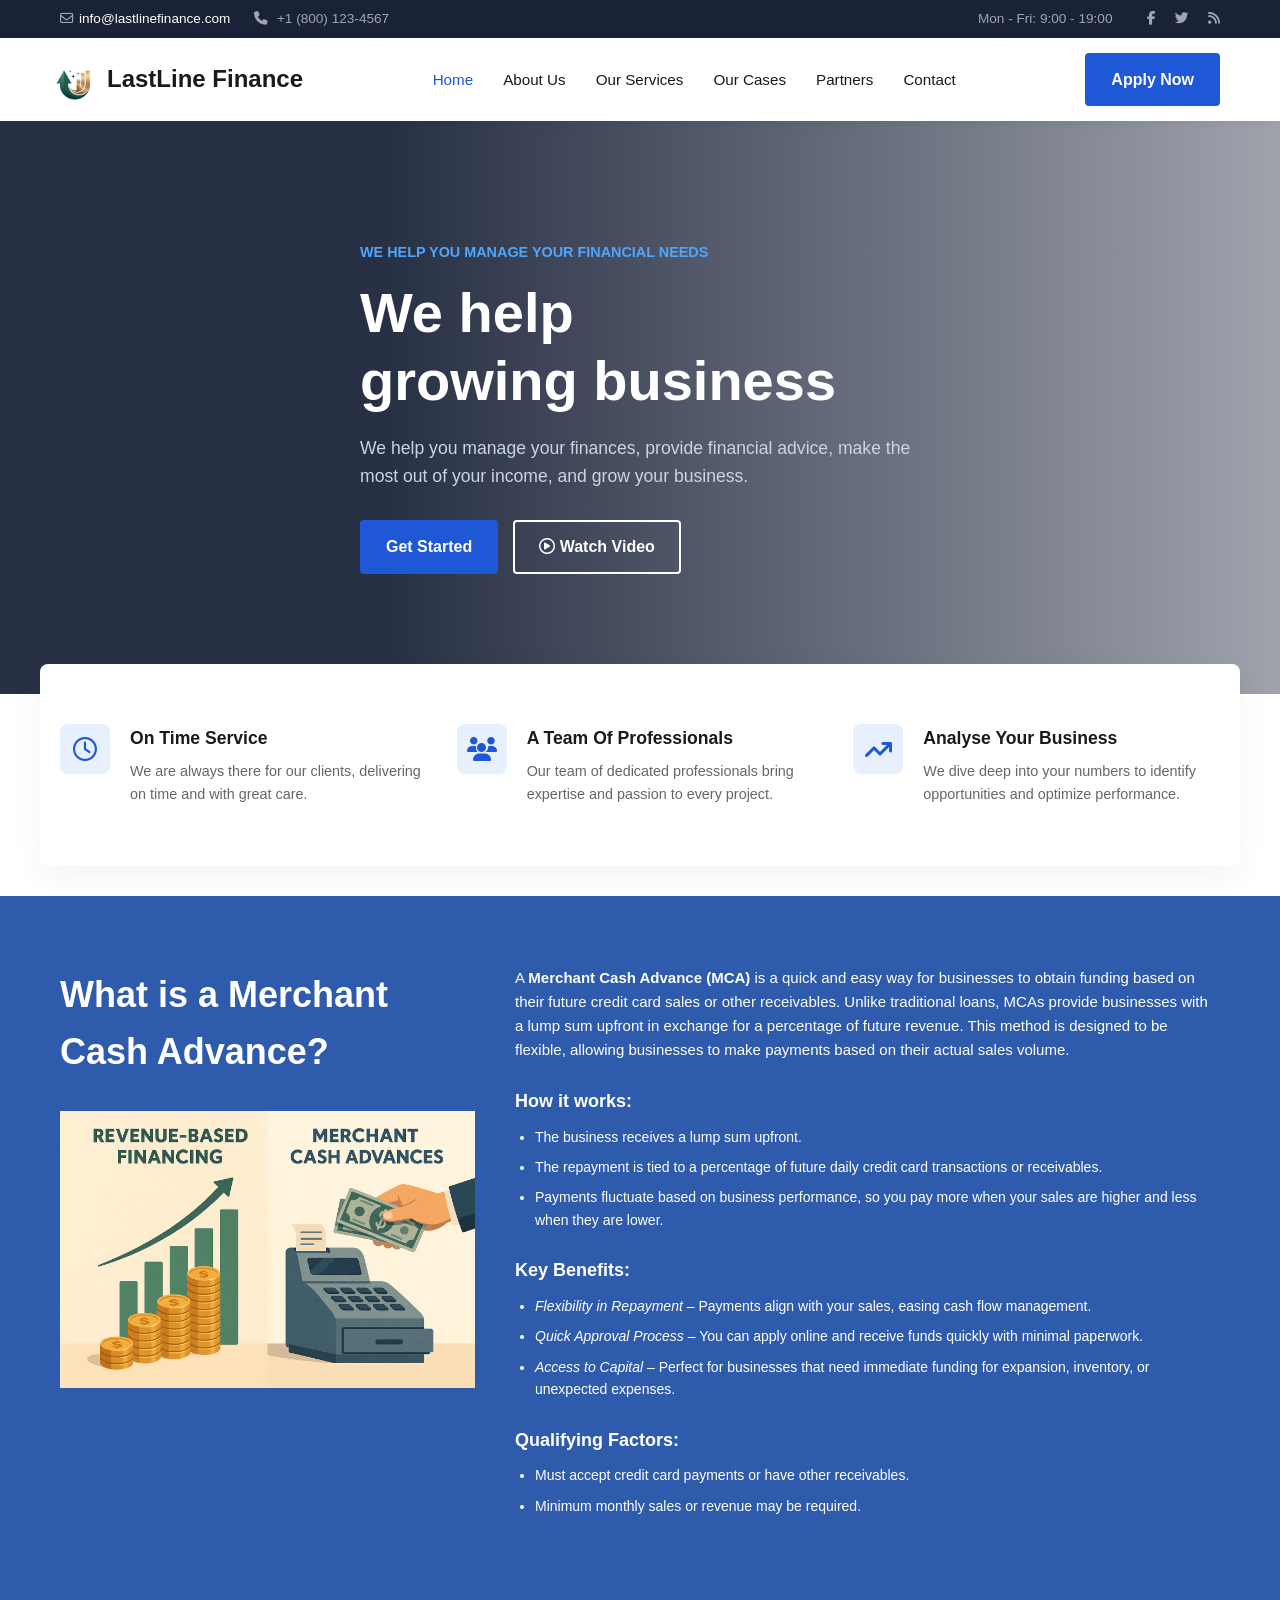
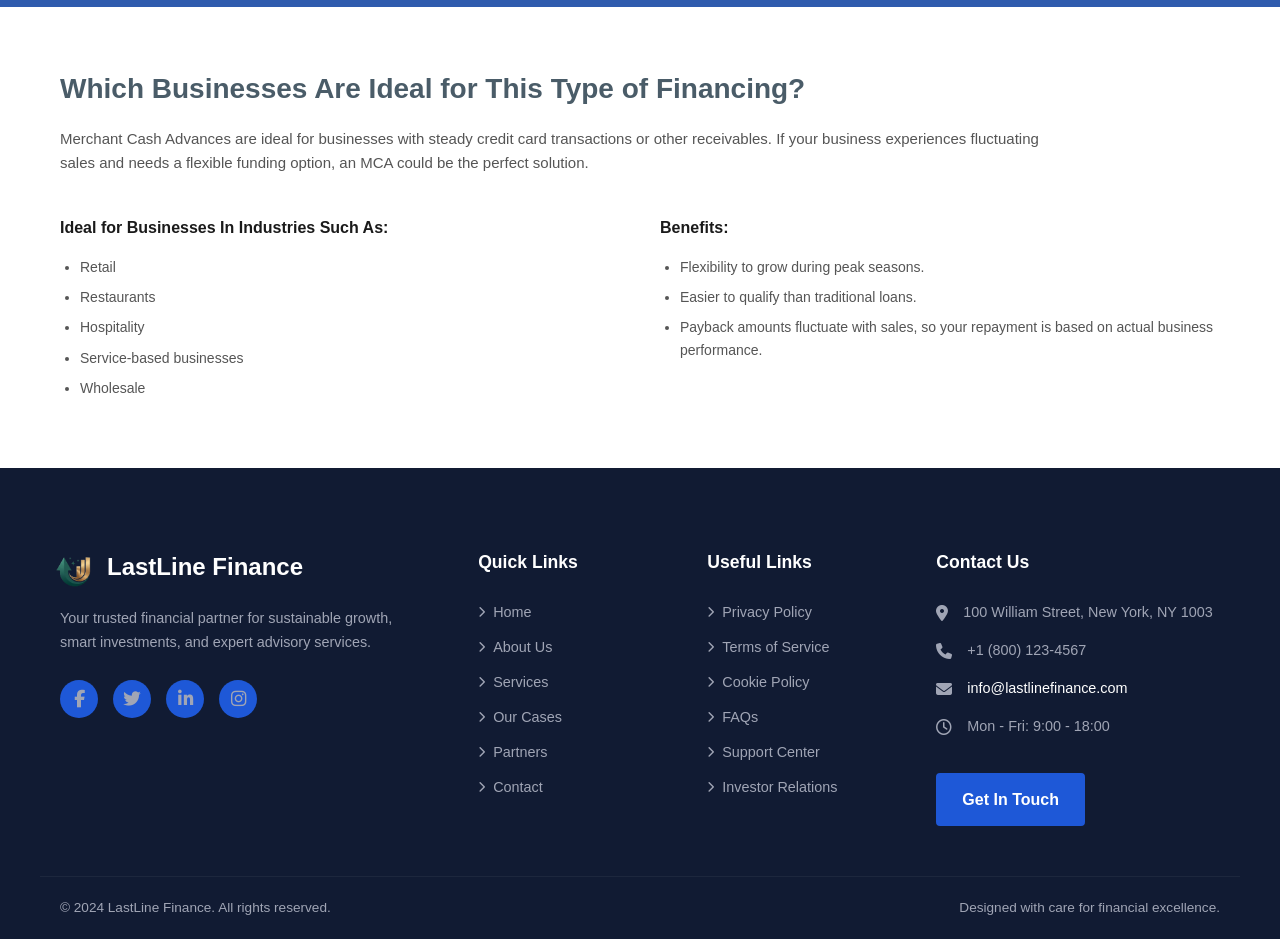
<file: MCA.html>
<!DOCTYPE html>
<html lang="en">
<head>
    <meta charset="UTF-8">
    <meta name="viewport" content="width=device-width, initial-scale=1.0">
    <title>LastLine Finance</title>
    <link rel="icon" type="image/png" href="icon.ico">
    <link rel="stylesheet" href="https://cdnjs.cloudflare.com/ajax/libs/font-awesome/6.4.0/css/all.min.css">
    <link rel="stylesheet" href="./style.css">
    <style>
        @import url('https://fonts.googleapis.com/css2?family=Inter:wght@400;500;600;700&display=swap');
        body { font-family: 'Inter', sans-serif; }
        .form-section-header { background-color: #e23d32; color: white; padding: 12px 16px; font-weight: 600; font-size: 1.125rem; margin-bottom: 16px; }
        .input-field { width: 100%; border: 1px solid #d1d5db; padding: 10px 12px; font-size: 0.875rem; color: #6b7280; outline: none; }
        .input-field:focus { border-color: #e23d32; }
    </style>
</head>


<body>

 <div id="loader"></div>

     <div class="top-bar">
        <div class="container top-bar-content">
            <div class="contact-info">
                <span><i class="fa-regular fa-envelope"></i><a href="mailto:info@lastlinefinance.com">info@lastlinefinance.com</a></span>
                <span><i class="fa-solid fa-phone"></i> +1 (800) 123-4567</span>
            </div>
            <div class="social-hours">
                <span>Mon - Fri: 9:00 - 19:00</span>
                <div class="social-icons">
                    <a href="#"><i class="fa-brands fa-facebook-f"></i></a>
                    <a href="#"><i class="fa-brands fa-twitter"></i></a>
                    <a href="#"><i class="fa-solid fa-rss"></i></a>
                </div>
            </div>
        </div>
    </div>

    <header id="main-header">
        <div class="container nav-container">
            <div class="logo">
                <div class="logo-icon"><img src="image/lastline logo.png"></div>
                <span>LastLine Finance</span>
            </div>

            <div class="menu-toggle" id="mobile-menu">
                <i class="fa-solid fa-bars"></i>
            </div>

            <nav>
                <ul class="nav-links" id="nav-links">
                    <li><a href="./index.html" class="active">Home</a></li>
                    <li><a href="./About Us.html">About Us</a></li>
                    <li><a href="./Our Services.html">Our Services</a></li>
                    <li><a href="./Our Cases.html">Our Cases</a></li>
                    <li><a href="./Partners.html">Partners</a></li>
                    <li><a href="./contract.html">Contact</a></li>
                </ul>
            </nav>
            <a href="./apply now.html" class="btn btn-primary desktop-only"> Apply Now</a>
        </div>
    </header>

    <section class="hero">
        <div class="container hero-content">
            <p class="subtitle">We help you manage your financial needs</p>
            <h1>We help<br>growing business</h1>
            <p class="description">We help you manage your finances, provide financial advice, make the most out of your income, and grow your business.</p>
            <div class="hero-buttons">
                <a href="./apply now.html" class="btn btn-primary">Get Started</a>
                <a href="#" class="btn btn-outline"><i class="fa-regular fa-circle-play"></i> Watch Video</a>
            </div>
        </div>
    </section>

    <section class="features container">
        <div class="feature-box">
            <div class="icon-wrapper"><i class="fa-regular fa-clock"></i></div>
            <div class="feature-text ">
                <h3>On Time Service</h3>
                <p>We are always there for our clients, delivering on time and with great care.</p>
            </div>
        </div>
        <div class="feature-box">
            <div class="icon-wrapper"><i class="fa-solid fa-users"></i></div>
            <div class="feature-text">
                <h3>A Team Of Professionals</h3>
                <p>Our team of dedicated professionals bring expertise and passion to every project.</p>
            </div>
        </div>
        <div class="feature-box">
            <div class="icon-wrapper"><i class="fa-solid fa-arrow-trend-up"></i></div>
            <div class="feature-text ">
                <h3>Analyse Your Business</h3>
                <p>We dive deep into your numbers to identify opportunities and optimize performance.</p>
            </div>
        </div>
    </section>



    <div class="lastline-mca-wrapper">
    <section class="mca-top-section">
        <div class="mca-container">
            <div class="mca-row">
                <div class="mca-left">
                    <h2>What is a Merchant Cash Advance?</h2>
                    <img src="image/mca.jpeg" alt="MCA Illustration" class="mca-image">
                </div>
                
                <div class="mca-right">
                    <p>A <strong>Merchant Cash Advance (MCA)</strong> is a quick and easy way for businesses to obtain funding based on their future credit card sales or other receivables. Unlike traditional loans, MCAs provide businesses with a lump sum upfront in exchange for a percentage of future revenue. This method is designed to be flexible, allowing businesses to make payments based on their actual sales volume.</p>

                    <h3>How it works:</h3>
                    <ul>
                        <li>The business receives a lump sum upfront.</li>
                        <li>The repayment is tied to a percentage of future daily credit card transactions or receivables.</li>
                        <li>Payments fluctuate based on business performance, so you pay more when your sales are higher and less when they are lower.</li>
                    </ul>

                    <h3>Key Benefits:</h3>
                    <ul>
                        <li><em>Flexibility in Repayment</em> – Payments align with your sales, easing cash flow management.</li>
                        <li><em>Quick Approval Process</em> – You can apply online and receive funds quickly with minimal paperwork.</li>
                        <li><em>Access to Capital</em> – Perfect for businesses that need immediate funding for expansion, inventory, or unexpected expenses.</li>
                    </ul>

                    <h3>Qualifying Factors:</h3>
                    <ul>
                        <li>Must accept credit card payments or have other receivables.</li>
                        <li>Minimum monthly sales or revenue may be required.</li>
                    </ul>
                </div>
            </div>
        </div>
    </section>

    <section class="mca-bottom-section">
        <div class="mca-container">
            <h2>Which Businesses Are Ideal for This Type of Financing?</h2>
            <p>Merchant Cash Advances are ideal for businesses with steady credit card transactions or other receivables. If your business experiences fluctuating sales and needs a flexible funding option, an MCA could be the perfect solution.</p>

            <div class="mca-row mca-align-start">
                <div class="mca-col-half">
                    <h3>Ideal for Businesses In Industries Such As:</h3>
                    <ul>
                        <li>Retail</li>
                        <li>Restaurants</li>
                        <li>Hospitality</li>
                        <li>Service-based businesses</li>
                        <li>Wholesale</li>
                    </ul>
                </div>
                <div class="mca-col-half">
                    <h3>Benefits:</h3>
                    <ul>
                        <li>Flexibility to grow during peak seasons.</li>
                        <li>Easier to qualify than traditional loans.</li>
                        <li>Payback amounts fluctuate with sales, so your repayment is based on actual business performance.</li>
                    </ul>
                </div>
            </div>
        </div>
    </section>
</div>




 <footer class="footer">
        <div class="container footer-top">
            <div class="footer-col brand-col">
                <div class="logo footer-logo">
                    <div class="logo-icon"><img src="image/lastline logo.png"></div>
                    <span>LastLine Finance</span>
                </div>
                <p>Your trusted financial partner for sustainable growth, smart investments, and expert advisory services.</p>
                <div class="footer-socials">
                    <a href="#"><i class="fa-brands fa-facebook-f"></i></a>
                    <a href="#"><i class="fa-brands fa-twitter"></i></a>
                    <a href="#"><i class="fa-brands fa-linkedin-in"></i></a>
                    <a href="#"><i class="fa-brands fa-instagram"></i></a>
                </div>
            </div>

            <div class="footer-col">
                <h4>Quick Links</h4>
                <ul class="footer-links">
                    <li><a href="./index.html"><i class="fa-solid fa-chevron-right"></i> Home</a></li>
                    <li><a href="./About Us.html"><i class="fa-solid fa-chevron-right"></i> About Us</a></li>
                    <li><a href="./Services.html"><i class="fa-solid fa-chevron-right"></i> Services</a></li>
                    <li><a href="./Our Cases.html"><i class="fa-solid fa-chevron-right"></i> Our Cases</a></li>
                    <li><a href="./Partners.html"><i class="fa-solid fa-chevron-right"></i> Partners</a></li>
                    <li><a href="./contract.html"><i class="fa-solid fa-chevron-right"></i> Contact</a></li>
                </ul>
            </div>

            <div class="footer-col">
                <h4>Useful Links</h4>
                <ul class="footer-links">
                    <li><a href="./Privacy Policy.html"><i class="fa-solid fa-chevron-right"></i> Privacy Policy</a></li>
                    <li><a href="./Terms of Service.html"><i class="fa-solid fa-chevron-right"></i> Terms of Service</a></li>
                    <li><a href="./Cookie Policy.html"><i class="fa-solid fa-chevron-right"></i> Cookie Policy</a></li>
                    <li><a href="./contract.html"><i class="fa-solid fa-chevron-right"></i> FAQs</a></li>
                    <li><a href="#"><i class="fa-solid fa-chevron-right"></i> Support Center</a></li>
                    <li><a href="#"><i class="fa-solid fa-chevron-right"></i> Investor Relations</a></li>
                </ul>
            </div>

            <div class="footer-col contact-col">
                <h4>Contact Us</h4>
                <ul class="footer-contact-info">
                    <li><i class="fa-solid fa-location-dot"></i> <span>100 William Street, New York, NY 1003</span></li>
                    <li><i class="fa-solid fa-phone"></i> <span>+1 (800) 123-4567</span></li>
                    <li><i class="fa-solid fa-envelope"></i> <span><a href="mailto:info@lastlinefinance.com">info@lastlinefinance.com</a></span></li>
                    <li><i class="fa-regular fa-clock"></i> <span>Mon - Fri: 9:00 - 18:00</span></li>
                </ul>
                <a href="./contract.html" class="btn btn-primary mt-20">Get In Touch</a>
            </div>
        </div>

        <div class="container footer-bottom">
            <p>&copy; 2024 LastLine Finance. All rights reserved.</p>
            <p>Designed with care for financial excellence.</p>
        </div>
    </footer>

    <script src="./script.js"></script>

</body>
</html>
</file>
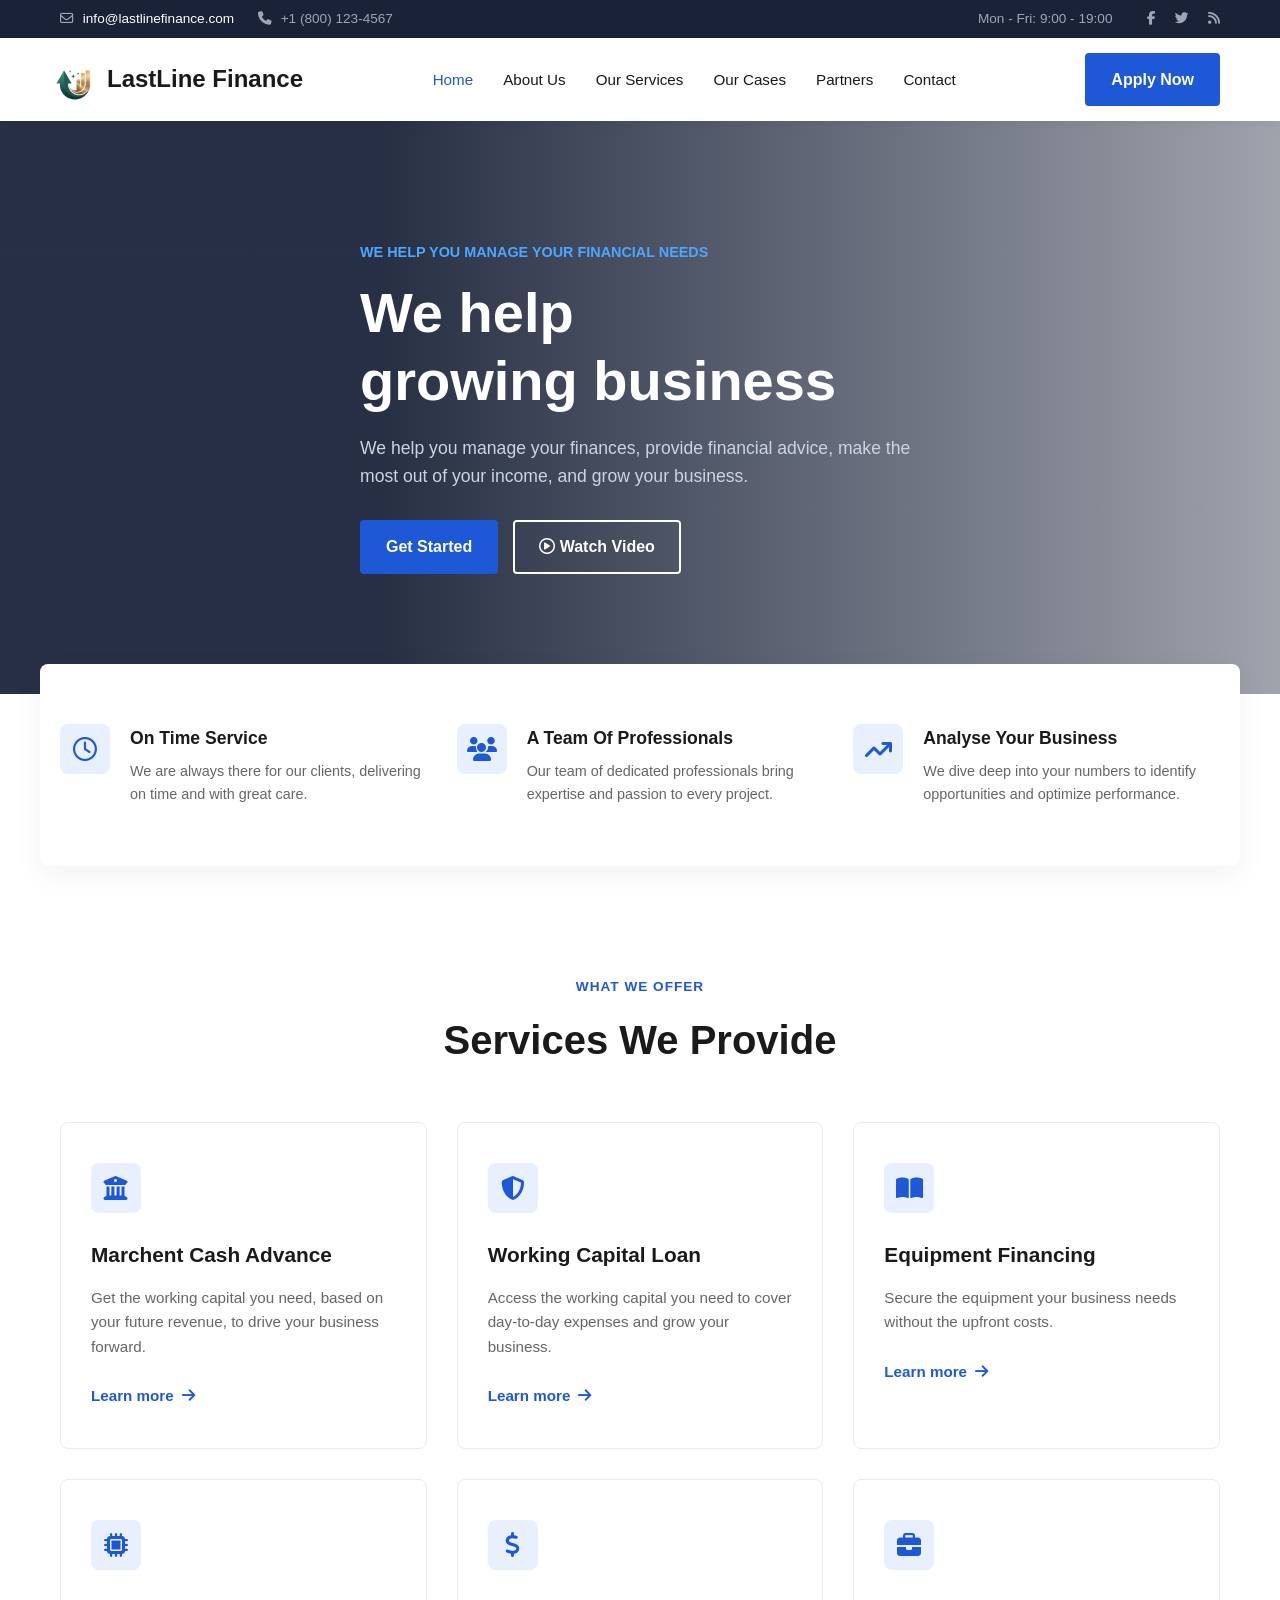
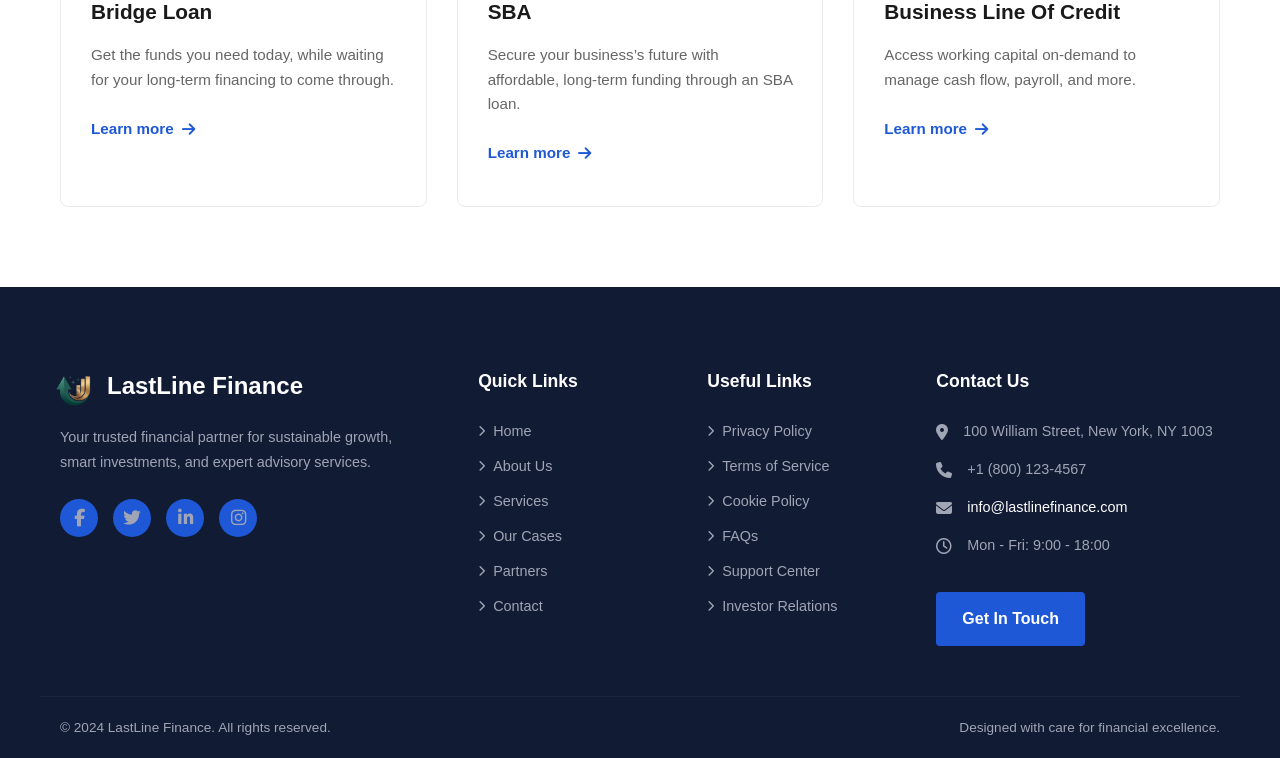
<file: Our Services.html>
<!DOCTYPE html>
<html lang="en">
<head>
    <meta charset="UTF-8">
    <meta name="viewport" content="width=device-width, initial-scale=1.0">
    <title>LastLine Finance</title>
    <link rel="icon" type="image/png" href="icon.ico">
    <link rel="stylesheet" href="https://cdnjs.cloudflare.com/ajax/libs/font-awesome/6.4.0/css/all.min.css">
    <link rel="stylesheet" href="./style.css">
    <style>
        @import url('https://fonts.googleapis.com/css2?family=Inter:wght@400;500;600;700&display=swap');
        body { font-family: 'Inter', sans-serif; }
        .form-section-header { background-color: #e23d32; color: white; padding: 12px 16px; font-weight: 600; font-size: 1.125rem; margin-bottom: 16px; }
        .input-field { width: 100%; border: 1px solid #d1d5db; padding: 10px 12px; font-size: 0.875rem; color: #6b7280; outline: none; }
        .input-field:focus { border-color: #e23d32; }
    </style>
</head>


<body>

 <div id="loader"></div>

    <div class="top-bar">
        <div class="container top-bar-content">
            <div class="contact-info">
                <span><i class="fa-regular fa-envelope"></i> <a href="mailto:info@lastlinefinance.com">info@lastlinefinance.com</a></span>
                <span><i class="fa-solid fa-phone"></i> +1 (800) 123-4567</span>
            </div>
            <div class="social-hours">
                <span>Mon - Fri: 9:00 - 19:00</span>
                <div class="social-icons">
                    <a href="#"><i class="fa-brands fa-facebook-f"></i></a>
                    <a href="#"><i class="fa-brands fa-twitter"></i></a>
                    <a href="#"><i class="fa-solid fa-rss"></i></a>
                </div>
            </div>
        </div>
    </div>

    <header id="main-header">
        <div class="container nav-container">
            <div class="logo">
                <div class="logo-icon"><img src="image/lastline logo.png"></i></div>
                <span>LastLine Finance</span>
            </div>

            <div class="menu-toggle" id="mobile-menu">
                <i class="fa-solid fa-bars"></i>
            </div>

            <nav>
                <ul class="nav-links" id="nav-links">
                    <li><a href="./index.html" class="active">Home</a></li>
                    <li><a href="./About Us.html">About Us</a></li>
                    <li><a href="./Our Services.html">Our Services</a></li>
                    <li><a href="./Our Cases.html">Our Cases</a></li>
                    <li><a href="./Partners.html">Partners</a></li>
                    <li><a href="./contract.html">Contact</a></li>
                </ul>
            </nav>
            <a href="./apply now.html" class="btn btn-primary desktop-only">Apply Now</a>
        </div>
    </header>

    <section class="hero">
        <div class="container hero-content">
            <p class="subtitle">We help you manage your financial needs</p>
            <h1>We help<br>growing business</h1>
            <p class="description">We help you manage your finances, provide financial advice, make the most out of your income, and grow your business.</p>
            <div class="hero-buttons">
                <a href="./apply now.html" class="btn btn-primary">Get Started</a>
                <a href="#" class="btn btn-outline"><i class="fa-regular fa-circle-play"></i> Watch Video</a>
            </div>
        </div>
    </section>

    <section class="features container">
        <div class="feature-box">
            <div class="icon-wrapper"><i class="fa-regular fa-clock"></i></div>
            <div class="feature-text">
                <h3>On Time Service</h3>
                <p>We are always there for our clients, delivering on time and with great care.</p>
            </div>
        </div>
        <div class="feature-box">
            <div class="icon-wrapper"><i class="fa-solid fa-users"></i></div>
            <div class="feature-text">
                <h3>A Team Of Professionals</h3>
                <p>Our team of dedicated professionals bring expertise and passion to every project.</p>
            </div>
        </div>
        <div class="feature-box">
            <div class="icon-wrapper"><i class="fa-solid fa-arrow-trend-up"></i></div>
            <div class="feature-text">
                <h3>Analyse Your Business</h3>
                <p>We dive deep into your numbers to identify opportunities and optimize performance.</p>
            </div>
        </div>
    </section>

  <section class="services section-padding">
        <div class="container">
            <div class="section-header text-center fadeup">
                <p class="subtitle text-blue">WHAT WE OFFER</p>
                <h2>Services We Provide</h2>
            </div>
            
            <div class="services-grid">
                <div class="service-card fadeup">
                    <div class="icon-wrapper"><i class="fa-solid fa-building-columns"></i></div>
                    <h3>Marchent Cash Advance</h3>
                    <p>Get the working capital you need, based on your future revenue, to drive your business forward.</p>
                    <a href="MCA.html" class="learn-more">Learn more <i class="fa-solid fa-arrow-right"></i></a>
                </div>
                <div class="service-card fadeup">
                    <div class="icon-wrapper"><i class="fa-solid fa-shield-halved"></i></div>
                    <h3>Working Capital Loan</h3>
                    <p>Access the working capital you need to cover day-to-day expenses and grow your business.</p>
                    <a href="wcloan.html" class="learn-more">Learn more <i class="fa-solid fa-arrow-right"></i></a>
                </div>
                <div class="service-card fadeup">
                    <div class="icon-wrapper"><i class="fa-solid fa-book-open"></i></div>
                    <h3>Equipment Financing</h3>
                    <p>Secure the equipment your business needs without the upfront costs.</p>
                    <a href="equipmentfinanc.html" class="learn-more">Learn more <i class="fa-solid fa-arrow-right"></i></a>
                </div>
                <div class="service-card fadeup">
                    <div class="icon-wrapper"><i class="fa-solid fa-microchip"></i></div>
                    <h3>Bridge Loan</h3>
                    <p>Get the funds you need today, while waiting for your long-term financing to come through.</p>
                    <a href="bridge_loan.html" class="learn-more">Learn more <i class="fa-solid fa-arrow-right"></i></a>
                </div>
                <div class="service-card fadeup">
                    <div class="icon-wrapper"><i class="fa-solid fa-dollar-sign"></i></div>
                    <h3>SBA</h3>
                    <p>Secure your business’s future with affordable, long-term funding through an SBA loan.</p>
                    <a href="sba.html" class="learn-more">Learn more <i class="fa-solid fa-arrow-right"></i></a>
                </div>
                <div class="service-card fadeup">
                    <div class="icon-wrapper"><i class="fa-solid fa-briefcase"></i></div>
                    <h3>Business Line Of Credit</h3>
                    <p>Access working capital on-demand to manage cash flow, payroll, and more.</p>
                    <a href="lineofcredit.html" class="learn-more">Learn more <i class="fa-solid fa-arrow-right"></i></a>
                </div>
            </div>
        </div>
    </section>





     <footer class="footer">
        <div class="container footer-top">
            <div class="footer-col brand-col">
                <div class="logo footer-logo">
                    <div class="logo-icon"><img src="image/lastline logo.png"></div>
                    <span>LastLine Finance</span>
                </div>
                <p>Your trusted financial partner for sustainable growth, smart investments, and expert advisory services.</p>
                <div class="footer-socials">
                    <a href="#"><i class="fa-brands fa-facebook-f"></i></a>
                    <a href="#"><i class="fa-brands fa-twitter"></i></a>
                    <a href="#"><i class="fa-brands fa-linkedin-in"></i></a>
                    <a href="#"><i class="fa-brands fa-instagram"></i></a>
                </div>
            </div>

            <div class="footer-col">
                <h4>Quick Links</h4>
                <ul class="footer-links">
                    <li><a href="./index.html"><i class="fa-solid fa-chevron-right"></i> Home</a></li>
                    <li><a href="./About Us.html"><i class="fa-solid fa-chevron-right"></i> About Us</a></li>
                    <li><a href="./Our Services.html"><i class="fa-solid fa-chevron-right"></i> Services</a></li>
                    <li><a href="./Our Cases.html"><i class="fa-solid fa-chevron-right"></i> Our Cases</a></li>
                    <li><a href="./Partners.html"><i class="fa-solid fa-chevron-right"></i> Partners</a></li>
                    <li><a href="./contract.html"><i class="fa-solid fa-chevron-right"></i> Contact</a></li>
                </ul>
            </div>

            <div class="footer-col">
                <h4>Useful Links</h4>
                <ul class="footer-links">
                    <li><a href="./Privacy Policy.html"><i class="fa-solid fa-chevron-right"></i> Privacy Policy</a></li>
                    <li><a href="./Terms of Service.html"><i class="fa-solid fa-chevron-right"></i> Terms of Service</a></li>
                    <li><a href="./Cookie Policy.html"><i class="fa-solid fa-chevron-right"></i> Cookie Policy</a></li>
                    <li><a href="./contract.html"><i class="fa-solid fa-chevron-right"></i> FAQs</a></li>
                    <li><a href="#"><i class="fa-solid fa-chevron-right"></i> Support Center</a></li>
                    <li><a href="#"><i class="fa-solid fa-chevron-right"></i> Investor Relations</a></li>
                </ul>
            </div>

            <div class="footer-col contact-col">
                <h4>Contact Us</h4>
                <ul class="footer-contact-info">
                    <li><i class="fa-solid fa-location-dot"></i> <span>100 William Street, New York, NY 1003</span></li>
                    <li><i class="fa-solid fa-phone"></i> <span>+1 (800) 123-4567</span></li>
                    <li><i class="fa-solid fa-envelope"></i> <span><a href="mailto:info@lastlinefinance.com">info@lastlinefinance.com</a></span></li>
                    <li><i class="fa-regular fa-clock"></i> <span>Mon - Fri: 9:00 - 18:00</span></li>
                </ul>
                <a href="./contract.html" class="btn btn-primary mt-20">Get In Touch</a>
            </div>
        </div>

        <div class="container footer-bottom">
            <p>&copy; 2024 LastLine Finance. All rights reserved.</p>
            <p>Designed with care for financial excellence.</p>
        </div>
    </footer>

    <script src="./script.js"></script>

</body>
</html>
</file>
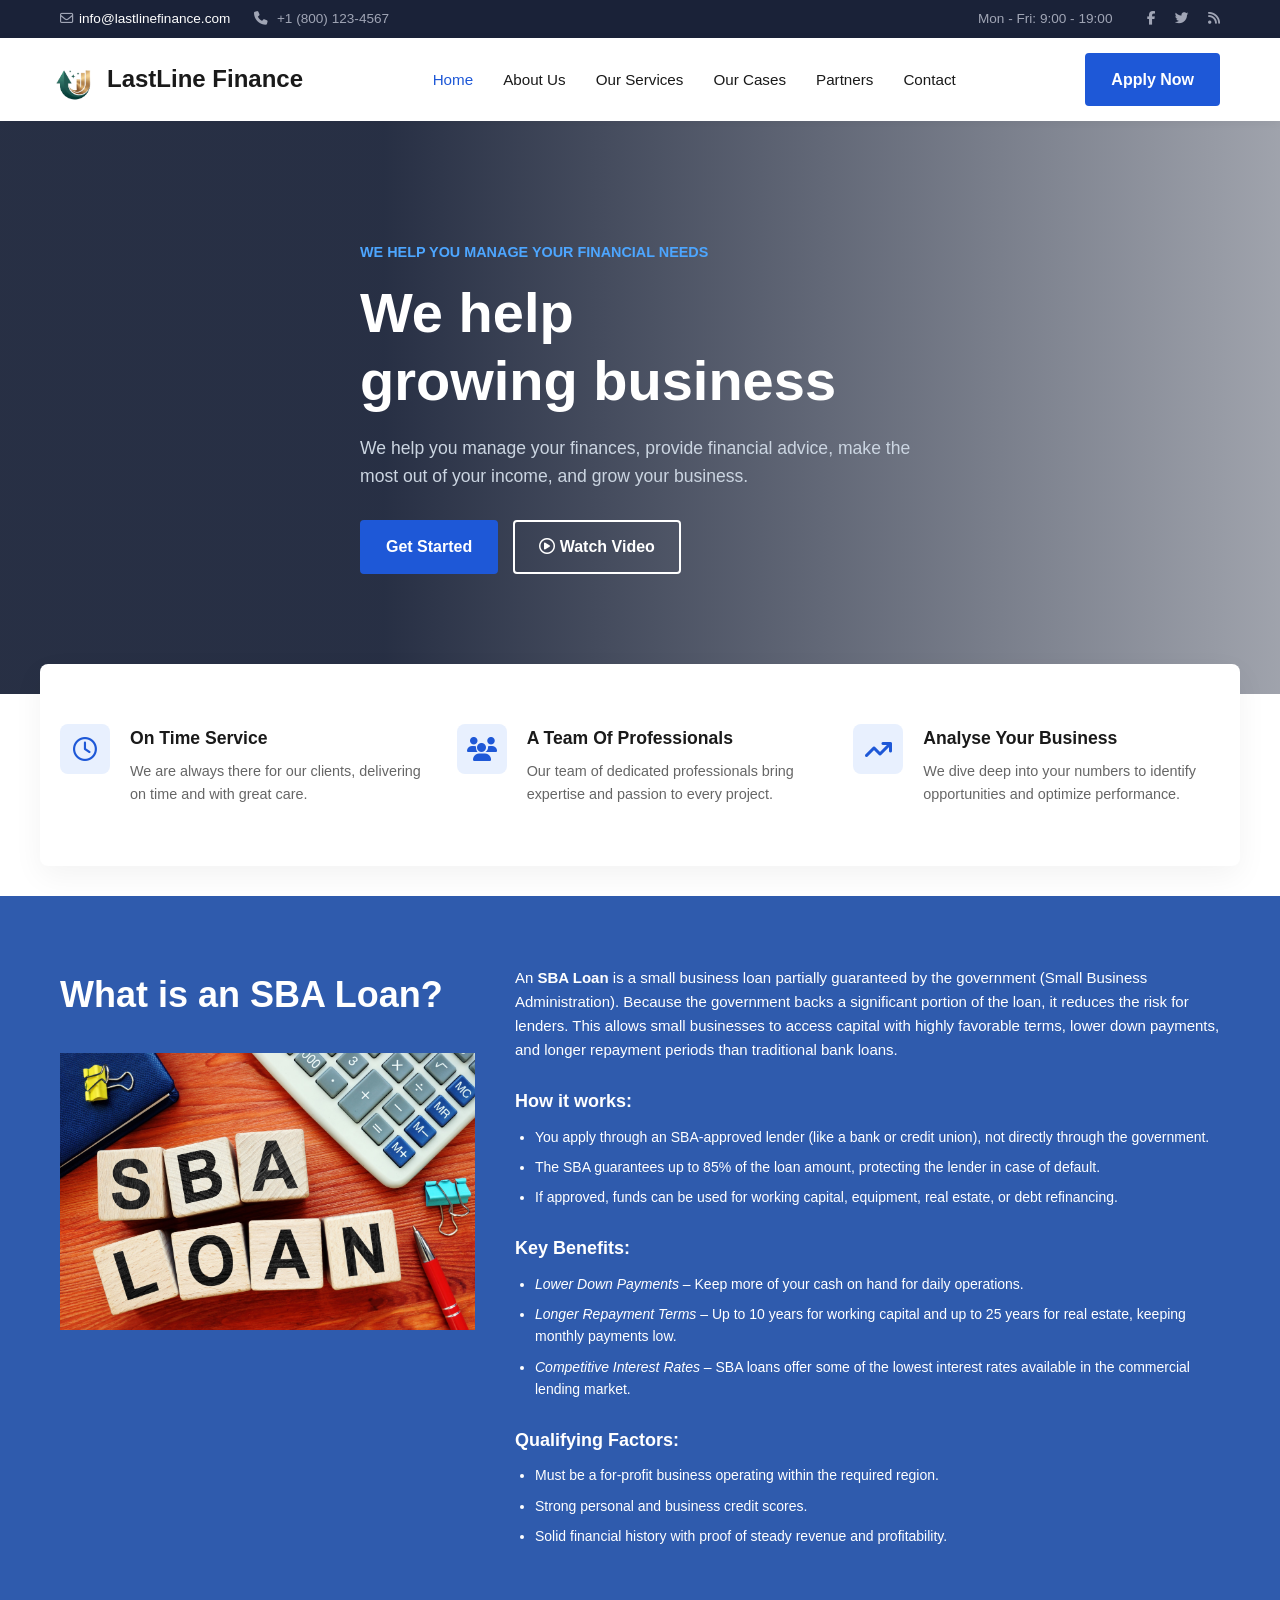
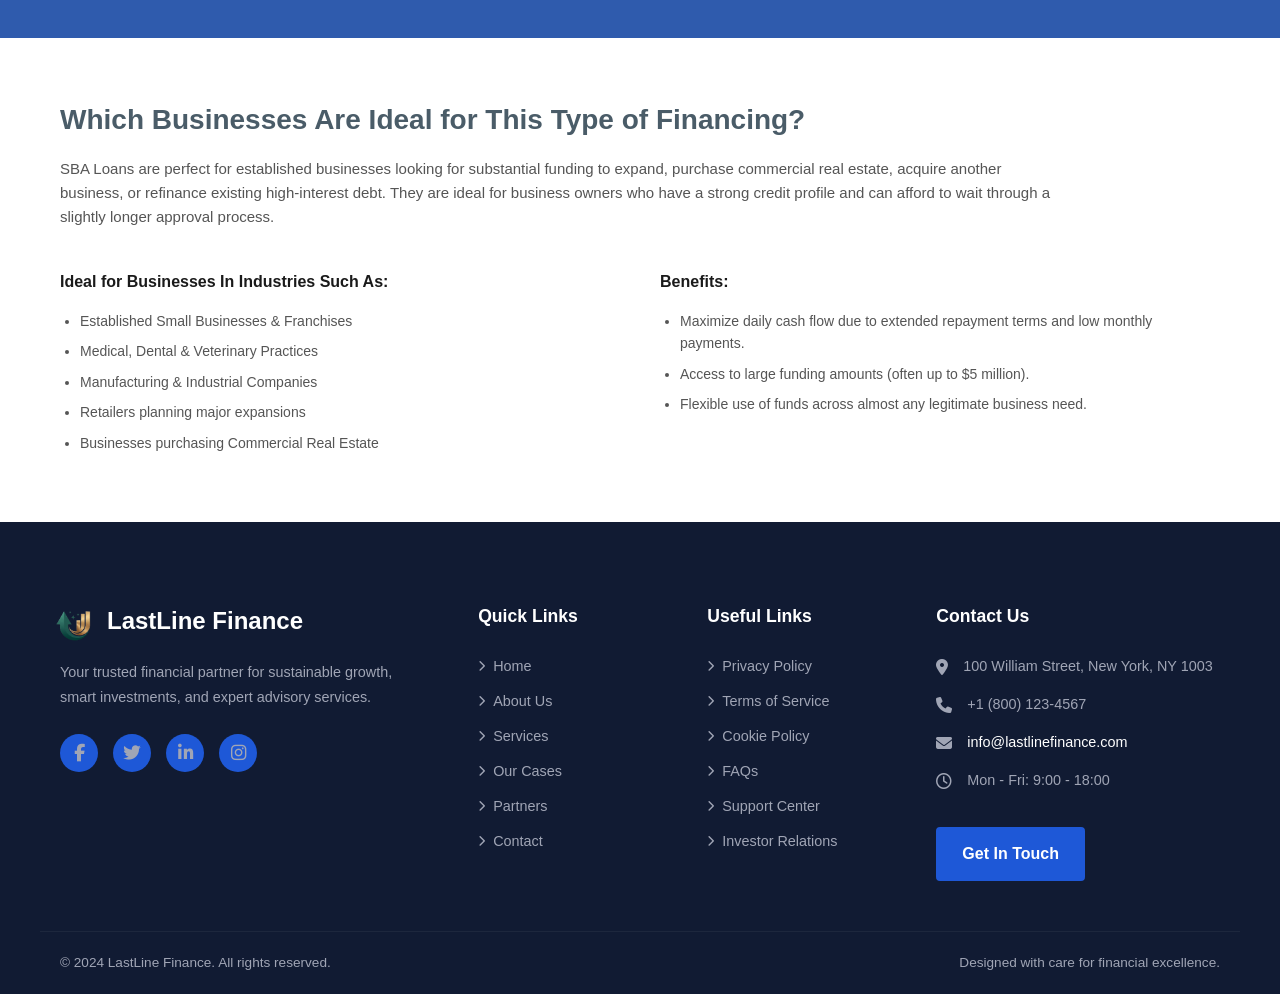
<file: sba.html>
<!DOCTYPE html>
<html lang="en">
<head>
    <meta charset="UTF-8">
    <meta name="viewport" content="width=device-width, initial-scale=1.0">
    <title>LastLine Finance</title>
    <link rel="icon" type="image/png" href="icon.ico">
    <link rel="stylesheet" href="https://cdnjs.cloudflare.com/ajax/libs/font-awesome/6.4.0/css/all.min.css">
    <link rel="stylesheet" href="./style.css">
    <style>
        @import url('https://fonts.googleapis.com/css2?family=Inter:wght@400;500;600;700&display=swap');
        body { font-family: 'Inter', sans-serif; }
        .form-section-header { background-color: #e23d32; color: white; padding: 12px 16px; font-weight: 600; font-size: 1.125rem; margin-bottom: 16px; }
        .input-field { width: 100%; border: 1px solid #d1d5db; padding: 10px 12px; font-size: 0.875rem; color: #6b7280; outline: none; }
        .input-field:focus { border-color: #e23d32; }
    </style>
</head>


<body>

 <div id="loader"></div>

     <div class="top-bar">
        <div class="container top-bar-content">
            <div class="contact-info">
                <span><i class="fa-regular fa-envelope"></i><a href="mailto:info@lastlinefinance.com">info@lastlinefinance.com</a></span>
                <span><i class="fa-solid fa-phone"></i> +1 (800) 123-4567</span>
            </div>
            <div class="social-hours">
                <span>Mon - Fri: 9:00 - 19:00</span>
                <div class="social-icons">
                    <a href="#"><i class="fa-brands fa-facebook-f"></i></a>
                    <a href="#"><i class="fa-brands fa-twitter"></i></a>
                    <a href="#"><i class="fa-solid fa-rss"></i></a>
                </div>
            </div>
        </div>
    </div>

    <header id="main-header">
        <div class="container nav-container">
            <div class="logo">
                <div class="logo-icon"><img src="image/lastline logo.png"></div>
                <span>LastLine Finance</span>
            </div>

            <div class="menu-toggle" id="mobile-menu">
                <i class="fa-solid fa-bars"></i>
            </div>

            <nav>
                <ul class="nav-links" id="nav-links">
                    <li><a href="./index.html" class="active">Home</a></li>
                    <li><a href="./About Us.html">About Us</a></li>
                    <li><a href="./Our Services.html">Our Services</a></li>
                    <li><a href="./Our Cases.html">Our Cases</a></li>
                    <li><a href="./Partners.html">Partners</a></li>
                    <li><a href="./contract.html">Contact</a></li>
                </ul>
            </nav>
            <a href="./apply now.html" class="btn btn-primary desktop-only"> Apply Now</a>
        </div>
    </header>

    <section class="hero">
        <div class="container hero-content">
            <p class="subtitle">We help you manage your financial needs</p>
            <h1>We help<br>growing business</h1>
            <p class="description">We help you manage your finances, provide financial advice, make the most out of your income, and grow your business.</p>
            <div class="hero-buttons">
                <a href="./apply now.html" class="btn btn-primary">Get Started</a>
                <a href="#" class="btn btn-outline"><i class="fa-regular fa-circle-play"></i> Watch Video</a>
            </div>
        </div>
    </section>

    <section class="features container">
        <div class="feature-box">
            <div class="icon-wrapper"><i class="fa-regular fa-clock"></i></div>
            <div class="feature-text ">
                <h3>On Time Service</h3>
                <p>We are always there for our clients, delivering on time and with great care.</p>
            </div>
        </div>
        <div class="feature-box">
            <div class="icon-wrapper"><i class="fa-solid fa-users"></i></div>
            <div class="feature-text">
                <h3>A Team Of Professionals</h3>
                <p>Our team of dedicated professionals bring expertise and passion to every project.</p>
            </div>
        </div>
        <div class="feature-box">
            <div class="icon-wrapper"><i class="fa-solid fa-arrow-trend-up"></i></div>
            <div class="feature-text ">
                <h3>Analyse Your Business</h3>
                <p>We dive deep into your numbers to identify opportunities and optimize performance.</p>
            </div>
        </div>
    </section>



<div class="lastline-sba-wrapper">
    <section class="sba-top-section">
        <div class="sba-container">
            <div class="sba-row">
                <div class="sba-left">
                    <h2>What is an SBA Loan?</h2>
                    <img src="image/sba.jpeg" alt="SBA Loan Illustration" class="sba-image">
                </div>
                
                <div class="sba-right">
                    <p>An <strong>SBA Loan</strong> is a small business loan partially guaranteed by the government (Small Business Administration). Because the government backs a significant portion of the loan, it reduces the risk for lenders. This allows small businesses to access capital with highly favorable terms, lower down payments, and longer repayment periods than traditional bank loans.</p>

                    <h3>How it works:</h3>
                    <ul>
                        <li>You apply through an SBA-approved lender (like a bank or credit union), not directly through the government.</li>
                        <li>The SBA guarantees up to 85% of the loan amount, protecting the lender in case of default.</li>
                        <li>If approved, funds can be used for working capital, equipment, real estate, or debt refinancing.</li>
                    </ul>

                    <h3>Key Benefits:</h3>
                    <ul>
                        <li><em>Lower Down Payments</em> – Keep more of your cash on hand for daily operations.</li>
                        <li><em>Longer Repayment Terms</em> – Up to 10 years for working capital and up to 25 years for real estate, keeping monthly payments low.</li>
                        <li><em>Competitive Interest Rates</em> – SBA loans offer some of the lowest interest rates available in the commercial lending market.</li>
                    </ul>

                    <h3>Qualifying Factors:</h3>
                    <ul>
                        <li>Must be a for-profit business operating within the required region.</li>
                        <li>Strong personal and business credit scores.</li>
                        <li>Solid financial history with proof of steady revenue and profitability.</li>
                    </ul>
                </div>
            </div>
        </div>
    </section>

    <section class="sba-bottom-section">
        <div class="sba-container">
            <h2>Which Businesses Are Ideal for This Type of Financing?</h2>
            <p>SBA Loans are perfect for established businesses looking for substantial funding to expand, purchase commercial real estate, acquire another business, or refinance existing high-interest debt. They are ideal for business owners who have a strong credit profile and can afford to wait through a slightly longer approval process.</p>

            <div class="sba-row sba-align-start">
                <div class="sba-col-half">
                    <h3>Ideal for Businesses In Industries Such As:</h3>
                    <ul>
                        <li>Established Small Businesses & Franchises</li>
                        <li>Medical, Dental & Veterinary Practices</li>
                        <li>Manufacturing & Industrial Companies</li>
                        <li>Retailers planning major expansions</li>
                        <li>Businesses purchasing Commercial Real Estate</li>
                    </ul>
                </div>
                <div class="sba-col-half">
                    <h3>Benefits:</h3>
                    <ul>
                        <li>Maximize daily cash flow due to extended repayment terms and low monthly payments.</li>
                        <li>Access to large funding amounts (often up to $5 million).</li>
                        <li>Flexible use of funds across almost any legitimate business need.</li>
                    </ul>
                </div>
            </div>
        </div>
    </section>
</div>




 <footer class="footer">
        <div class="container footer-top">
            <div class="footer-col brand-col">
                <div class="logo footer-logo">
                    <div class="logo-icon"><img src="image/lastline logo.png"></div>
                    <span>LastLine Finance</span>
                </div>
                <p>Your trusted financial partner for sustainable growth, smart investments, and expert advisory services.</p>
                <div class="footer-socials">
                    <a href="#"><i class="fa-brands fa-facebook-f"></i></a>
                    <a href="#"><i class="fa-brands fa-twitter"></i></a>
                    <a href="#"><i class="fa-brands fa-linkedin-in"></i></a>
                    <a href="#"><i class="fa-brands fa-instagram"></i></a>
                </div>
            </div>

            <div class="footer-col">
                <h4>Quick Links</h4>
                <ul class="footer-links">
                    <li><a href="./index.html"><i class="fa-solid fa-chevron-right"></i> Home</a></li>
                    <li><a href="./About Us.html"><i class="fa-solid fa-chevron-right"></i> About Us</a></li>
                    <li><a href="./Our Services.html"><i class="fa-solid fa-chevron-right"></i> Services</a></li>
                    <li><a href="./Our Cases.html"><i class="fa-solid fa-chevron-right"></i> Our Cases</a></li>
                    <li><a href="./Partners.html"><i class="fa-solid fa-chevron-right"></i> Partners</a></li>
                    <li><a href="./contract.html"><i class="fa-solid fa-chevron-right"></i> Contact</a></li>
                </ul>
            </div>

            <div class="footer-col">
                <h4>Useful Links</h4>
                <ul class="footer-links">
                    <li><a href="./Privacy Policy.html"><i class="fa-solid fa-chevron-right"></i> Privacy Policy</a></li>
                    <li><a href="./Terms of Service.html"><i class="fa-solid fa-chevron-right"></i> Terms of Service</a></li>
                    <li><a href="./Cookie Policy.html"><i class="fa-solid fa-chevron-right"></i> Cookie Policy</a></li>
                    <li><a href="./contract.html"><i class="fa-solid fa-chevron-right"></i> FAQs</a></li>
                    <li><a href="#"><i class="fa-solid fa-chevron-right"></i> Support Center</a></li>
                    <li><a href="#"><i class="fa-solid fa-chevron-right"></i> Investor Relations</a></li>
                </ul>
            </div>

            <div class="footer-col contact-col">
                <h4>Contact Us</h4>
                <ul class="footer-contact-info">
                    <li><i class="fa-solid fa-location-dot"></i> <span>100 William Street, New York, NY 1003</span></li>
                    <li><i class="fa-solid fa-phone"></i> <span>+1 (800) 123-4567</span></li>
                    <li><i class="fa-solid fa-envelope"></i> <span><a href="mailto:info@lastlinefinance.com">info@lastlinefinance.com</a></span></li>
                    <li><i class="fa-regular fa-clock"></i> <span>Mon - Fri: 9:00 - 18:00</span></li>
                </ul>
                <a href="./contract.html" class="btn btn-primary mt-20">Get In Touch</a>
            </div>
        </div>

        <div class="container footer-bottom">
            <p>&copy; 2024 LastLine Finance. All rights reserved.</p>
            <p>Designed with care for financial excellence.</p>
        </div>
    </footer>

    <script src="./script.js"></script>

</body>
</html>
</file>
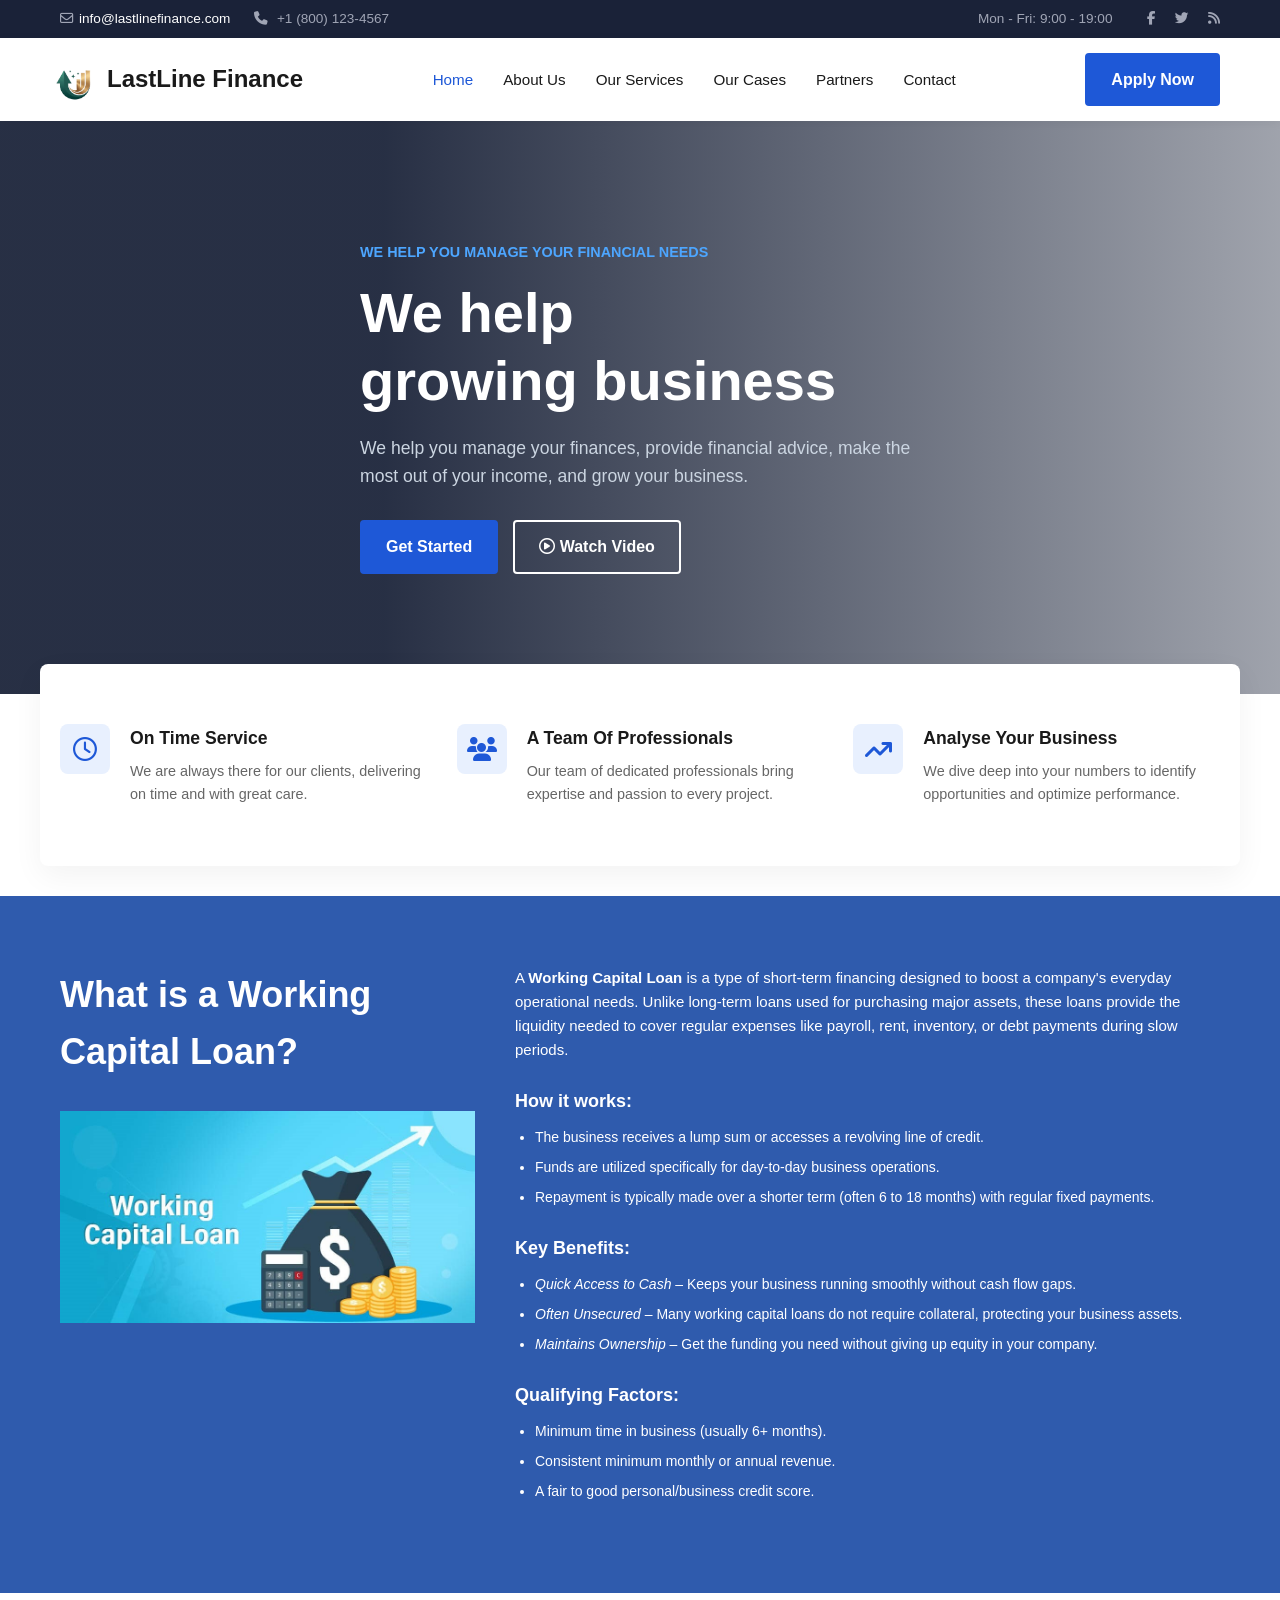
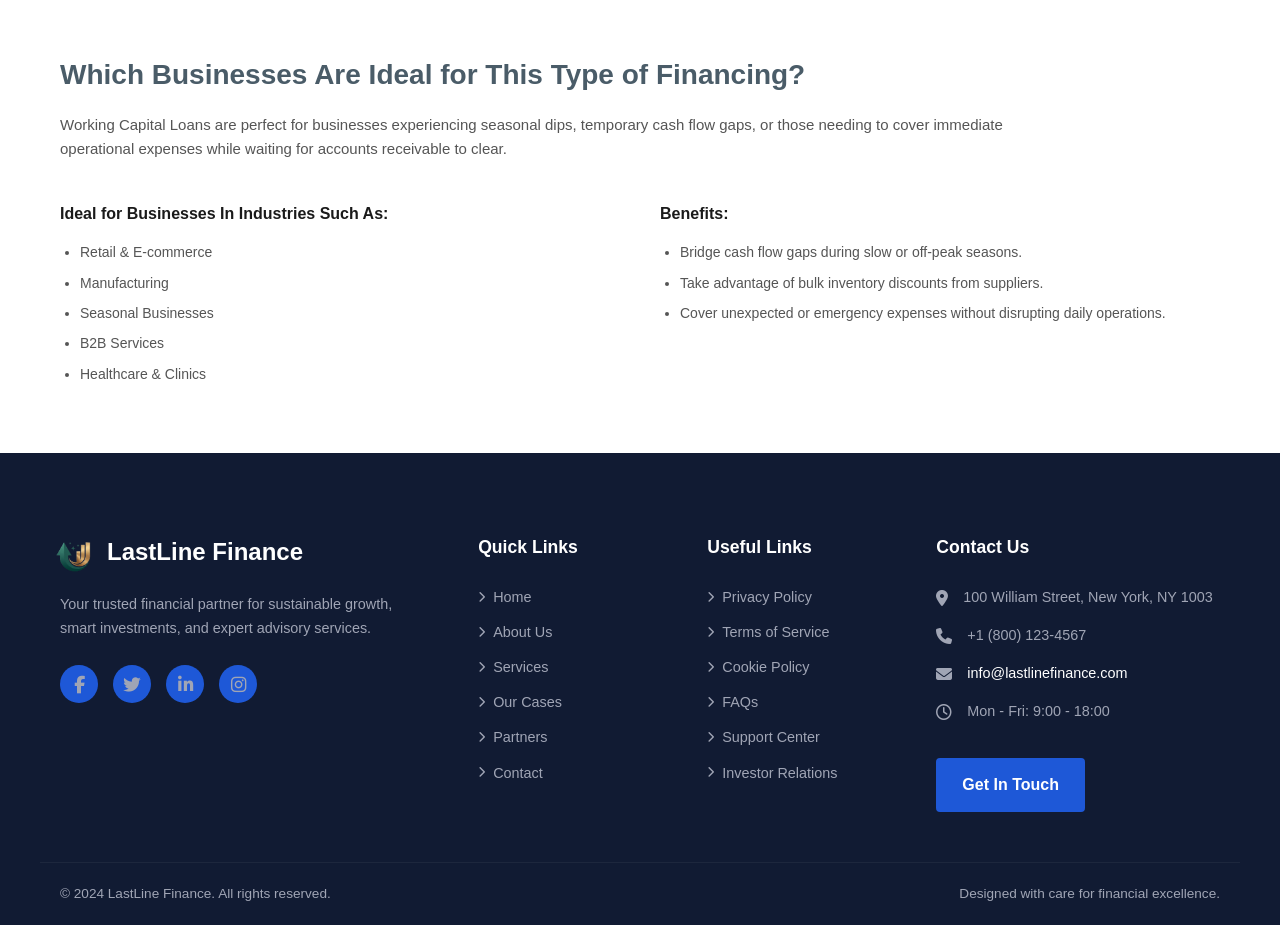
<file: wcloan.html>
<!DOCTYPE html>
<html lang="en">
<head>
    <meta charset="UTF-8">
    <meta name="viewport" content="width=device-width, initial-scale=1.0">
    <title>LastLine Finance</title>
    <link rel="icon" type="image/png" href="icon.ico">
    <link rel="stylesheet" href="https://cdnjs.cloudflare.com/ajax/libs/font-awesome/6.4.0/css/all.min.css">
    <link rel="stylesheet" href="./style.css">
    <style>
        @import url('https://fonts.googleapis.com/css2?family=Inter:wght@400;500;600;700&display=swap');
        body { font-family: 'Inter', sans-serif; }
        .form-section-header { background-color: #e23d32; color: white; padding: 12px 16px; font-weight: 600; font-size: 1.125rem; margin-bottom: 16px; }
        .input-field { width: 100%; border: 1px solid #d1d5db; padding: 10px 12px; font-size: 0.875rem; color: #6b7280; outline: none; }
        .input-field:focus { border-color: #e23d32; }
    </style>
</head>


<body>

 <div id="loader"></div>

     <div class="top-bar">
        <div class="container top-bar-content">
            <div class="contact-info">
                <span><i class="fa-regular fa-envelope"></i><a href="mailto:info@lastlinefinance.com">info@lastlinefinance.com</a></span>
                <span><i class="fa-solid fa-phone"></i> +1 (800) 123-4567</span>
            </div>
            <div class="social-hours">
                <span>Mon - Fri: 9:00 - 19:00</span>
                <div class="social-icons">
                    <a href="#"><i class="fa-brands fa-facebook-f"></i></a>
                    <a href="#"><i class="fa-brands fa-twitter"></i></a>
                    <a href="#"><i class="fa-solid fa-rss"></i></a>
                </div>
            </div>
        </div>
    </div>

    <header id="main-header">
        <div class="container nav-container">
            <div class="logo">
                <div class="logo-icon"><img src="image/lastline logo.png"></div>
                <span>LastLine Finance</span>
            </div>

            <div class="menu-toggle" id="mobile-menu">
                <i class="fa-solid fa-bars"></i>
            </div>

            <nav>
                <ul class="nav-links" id="nav-links">
                    <li><a href="./index.html" class="active">Home</a></li>
                    <li><a href="./About Us.html">About Us</a></li>
                    <li><a href="./Our Services.html">Our Services</a></li>
                    <li><a href="./Our Cases.html">Our Cases</a></li>
                    <li><a href="./Partners.html">Partners</a></li>
                    <li><a href="./contract.html">Contact</a></li>
                </ul>
            </nav>
            <a href="./apply now.html" class="btn btn-primary desktop-only"> Apply Now</a>
        </div>
    </header>

    <section class="hero">
        <div class="container hero-content">
            <p class="subtitle">We help you manage your financial needs</p>
            <h1>We help<br>growing business</h1>
            <p class="description">We help you manage your finances, provide financial advice, make the most out of your income, and grow your business.</p>
            <div class="hero-buttons">
                <a href="./apply now.html" class="btn btn-primary">Get Started</a>
                <a href="#" class="btn btn-outline"><i class="fa-regular fa-circle-play"></i> Watch Video</a>
            </div>
        </div>
    </section>

    <section class="features container">
        <div class="feature-box">
            <div class="icon-wrapper"><i class="fa-regular fa-clock"></i></div>
            <div class="feature-text ">
                <h3>On Time Service</h3>
                <p>We are always there for our clients, delivering on time and with great care.</p>
            </div>
        </div>
        <div class="feature-box">
            <div class="icon-wrapper"><i class="fa-solid fa-users"></i></div>
            <div class="feature-text">
                <h3>A Team Of Professionals</h3>
                <p>Our team of dedicated professionals bring expertise and passion to every project.</p>
            </div>
        </div>
        <div class="feature-box">
            <div class="icon-wrapper"><i class="fa-solid fa-arrow-trend-up"></i></div>
            <div class="feature-text ">
                <h3>Analyse Your Business</h3>
                <p>We dive deep into your numbers to identify opportunities and optimize performance.</p>
            </div>
        </div>
    </section>



<div class="lastline-wcl-wrapper">
    <section class="wcl-top-section">
        <div class="wcl-container">
            <div class="wcl-row">
                <div class="wcl-left">
                    <h2>What is a Working Capital Loan?</h2>
                    <img src="image/wcloan.jpg" alt="Working Capital Loan Illustration" class="wcl-image">
                </div>
                
                <div class="wcl-right">
                    <p>A <strong>Working Capital Loan</strong> is a type of short-term financing designed to boost a company's everyday operational needs. Unlike long-term loans used for purchasing major assets, these loans provide the liquidity needed to cover regular expenses like payroll, rent, inventory, or debt payments during slow periods.</p>

                    <h3>How it works:</h3>
                    <ul>
                        <li>The business receives a lump sum or accesses a revolving line of credit.</li>
                        <li>Funds are utilized specifically for day-to-day business operations.</li>
                        <li>Repayment is typically made over a shorter term (often 6 to 18 months) with regular fixed payments.</li>
                    </ul>

                    <h3>Key Benefits:</h3>
                    <ul>
                        <li><em>Quick Access to Cash</em> – Keeps your business running smoothly without cash flow gaps.</li>
                        <li><em>Often Unsecured</em> – Many working capital loans do not require collateral, protecting your business assets.</li>
                        <li><em>Maintains Ownership</em> – Get the funding you need without giving up equity in your company.</li>
                    </ul>

                    <h3>Qualifying Factors:</h3>
                    <ul>
                        <li>Minimum time in business (usually 6+ months).</li>
                        <li>Consistent minimum monthly or annual revenue.</li>
                        <li>A fair to good personal/business credit score.</li>
                    </ul>
                </div>
            </div>
        </div>
    </section>







    <section class="wcl-bottom-section">
        <div class="wcl-container">
            <h2>Which Businesses Are Ideal for This Type of Financing?</h2>
            <p>Working Capital Loans are perfect for businesses experiencing seasonal dips, temporary cash flow gaps, or those needing to cover immediate operational expenses while waiting for accounts receivable to clear.</p>

            <div class="wcl-row wcl-align-start">
                <div class="wcl-col-half">
                    <h3>Ideal for Businesses In Industries Such As:</h3>
                    <ul>
                        <li>Retail & E-commerce</li>
                        <li>Manufacturing</li>
                        <li>Seasonal Businesses</li>
                        <li>B2B Services</li>
                        <li>Healthcare & Clinics</li>
                    </ul>
                </div>
                <div class="wcl-col-half">
                    <h3>Benefits:</h3>
                    <ul>
                        <li>Bridge cash flow gaps during slow or off-peak seasons.</li>
                        <li>Take advantage of bulk inventory discounts from suppliers.</li>
                        <li>Cover unexpected or emergency expenses without disrupting daily operations.</li>
                    </ul>
                </div>
            </div>
        </div>
    </section>
</div>




 <footer class="footer">
        <div class="container footer-top">
            <div class="footer-col brand-col">
                <div class="logo footer-logo">
                    <div class="logo-icon"><img src="image/lastline logo.png"></div>
                    <span>LastLine Finance</span>
                </div>
                <p>Your trusted financial partner for sustainable growth, smart investments, and expert advisory services.</p>
                <div class="footer-socials">
                    <a href="#"><i class="fa-brands fa-facebook-f"></i></a>
                    <a href="#"><i class="fa-brands fa-twitter"></i></a>
                    <a href="#"><i class="fa-brands fa-linkedin-in"></i></a>
                    <a href="#"><i class="fa-brands fa-instagram"></i></a>
                </div>
            </div>

            <div class="footer-col">
                <h4>Quick Links</h4>
                <ul class="footer-links">
                    <li><a href="./index.html"><i class="fa-solid fa-chevron-right"></i> Home</a></li>
                    <li><a href="./About Us.html"><i class="fa-solid fa-chevron-right"></i> About Us</a></li>
                    <li><a href="./Services.html"><i class="fa-solid fa-chevron-right"></i> Services</a></li>
                    <li><a href="./Our Cases.html"><i class="fa-solid fa-chevron-right"></i> Our Cases</a></li>
                    <li><a href="./Partners.html"><i class="fa-solid fa-chevron-right"></i> Partners</a></li>
                    <li><a href="./contract.html"><i class="fa-solid fa-chevron-right"></i> Contact</a></li>
                </ul>
            </div>

            <div class="footer-col">
                <h4>Useful Links</h4>
                <ul class="footer-links">
                    <li><a href="./Privacy Policy.html"><i class="fa-solid fa-chevron-right"></i> Privacy Policy</a></li>
                    <li><a href="./Terms of Service.html"><i class="fa-solid fa-chevron-right"></i> Terms of Service</a></li>
                    <li><a href="./Cookie Policy.html"><i class="fa-solid fa-chevron-right"></i> Cookie Policy</a></li>
                    <li><a href="./contract.html"><i class="fa-solid fa-chevron-right"></i> FAQs</a></li>
                    <li><a href="#"><i class="fa-solid fa-chevron-right"></i> Support Center</a></li>
                    <li><a href="#"><i class="fa-solid fa-chevron-right"></i> Investor Relations</a></li>
                </ul>
            </div>

            <div class="footer-col contact-col">
                <h4>Contact Us</h4>
                <ul class="footer-contact-info">
                    <li><i class="fa-solid fa-location-dot"></i> <span>100 William Street, New York, NY 1003</span></li>
                    <li><i class="fa-solid fa-phone"></i> <span>+1 (800) 123-4567</span></li>
                    <li><i class="fa-solid fa-envelope"></i> <span><a href="mailto:info@lastlinefinance.com">info@lastlinefinance.com</a></span></li>
                    <li><i class="fa-regular fa-clock"></i> <span>Mon - Fri: 9:00 - 18:00</span></li>
                </ul>
                <a href="./contract.html" class="btn btn-primary mt-20">Get In Touch</a>
            </div>
        </div>

        <div class="container footer-bottom">
            <p>&copy; 2024 LastLine Finance. All rights reserved.</p>
            <p>Designed with care for financial excellence.</p>
        </div>
    </footer>

    <script src="./script.js"></script>

</body>
</html>
</file>
<file: style.css>
/* Base Styles & Resets */
* {
    margin: 0;
    padding: 0;
    box-sizing: border-box;
    font-family: 'Segoe UI', Tahoma, Geneva, Verdana, sans-serif;
}

:root {
    --primary-blue: #1e58d7;
    --light-blue: #e8f0fe;
    --dark-bg: #1a2238;
    --footer-bg: #111b33;
    --dark-text: #1a1a1a;
    --gray-text: #666666;
    --light-gray-text: #a0a5b5;
    --light-bg: #f8f9fa;
    --border-color: #eaeaea;
    --star-green: #2ecc71;
}


body {
    color: var(--dark-text);
    line-height: 1.6;
    background-color: #ffffff;
}

a { text-decoration: none; 
    color: #fff;    
}
.container { max-width: 1200px; margin: 0 auto; padding: 0 20px; }
.text-center { text-align: center; }
.text-blue { color: var(--primary-blue); }
.text-light-blue { color: #6fb0ff; }
.text-white { color: white !important; }
.text-gray { color: var(--gray-text); }
.bg-light { background-color: var(--light-bg); }
.section-padding { padding: 80px 0; }
.mt-20 { margin-top: 20px; }
.mt-30 { margin-top: 30px; }
.mt-40 { margin-top: 40px; }
.pb-60 { padding-bottom: 60px; }

/* Buttons */
.btn {
    display: inline-block;
    padding: 12px 24px;
    border-radius: 4px;
    font-weight: 600;
    cursor: pointer;
    transition: all 0.3s ease;
    border: none;
}
.btn-primary { background-color: var(--primary-blue); color: white; border: 2px solid var(--primary-blue); }
.btn-primary:hover { background-color: #1545a8; border-color: #f7f7f8; }
.btn-primary a { color: white; }
.btn-outline { background-color: transparent; color: white; border: 2px solid white; }
.btn-outline:hover { background-color: white; color: var(--primary-blue); }
.btn-white { background-color: white; color: var(--primary-blue); border: 2px solid white;  }
.btn-white:hover { transform: translateY(-2px); box-shadow: 0 4px 15px rgba(0,0,0,0.1); }
.btn-outline-blue { border: 1px solid var(--border-color); color: var(--primary-blue); background: white; }
.btn-outline-blue:hover { border-color: var(--primary-blue); }

/* Common Logo Styles */
.logo { display: flex; align-items: center; font-size: 1.5rem; font-weight: bold; }
.logo-icon {color: white; width: 35px; height: 35px; display: flex; justify-content: center; align-items: center; border-radius: 6px; margin-right: 12px; font-size: 1.2rem; }

/* Top Bar */
.top-bar { background-color: var(--dark-bg); color: var(--light-gray-text); font-size: 0.85rem; padding: 8px 0; }
.top-bar-content { display: flex; justify-content: space-between; align-items: center; }
.contact-info span, .social-hours span { margin-right: 20px; }
.contact-info i { margin-right: 5px; }
.social-hours { display: flex; align-items: center; }
.social-icons a { color: var(--light-gray-text); margin-left: 15px; transition: color 0.3s; }
.social-icons a:hover { color: white; }

/* Navigation */
header { background-color: white; padding: 15px 0; box-shadow: 0 2px 10px rgba(0,0,0,0.05); position: sticky; top: 0; z-index: 1000; transition: all 0.3s ease; }
.nav-container { display: flex; justify-content: space-between; align-items: center; }
.logo { color: var(--dark-text); }
.logo-icon img{height: px; width: 70px; } 
.nav-links { list-style: none; display: flex; gap: 30px; }
.nav-links a { color: var(--dark-text); font-weight: 500; font-size: 0.95rem; transition: color 0.3s; }
.nav-links a.active, .nav-links a:hover { color: var(--primary-blue); }

/* Section Headers */
.section-header { margin-bottom: 50px; }
.section-header .subtitle { font-size: 0.85rem; font-weight: 700; letter-spacing: 1px; text-transform: uppercase; margin-bottom: 10px; }
.section-header h2 { font-size: 2.5rem; font-weight: 700; }

/* Hero Section */
.hero { background: linear-gradient(to right, rgba(16, 25, 48, 0.9) 30%, rgba(16, 25, 48, 0.4)), url('https://images.unsplash.com/photo-1449844908441-8829872d2607?auto=format&fit=crop&q=80') center/cover; color: white; padding: 120px 0; }
.hero-content { max-width: 600px; }
.hero .subtitle { color: #4da6ff; font-weight: 600; margin-bottom: 15px; text-transform: uppercase; font-size: 0.9rem; }
.hero h1 { font-size: 3.5rem; line-height: 1.2; margin-bottom: 20px; }
.hero .description { font-size: 1.1rem; color: #cbd5e1; margin-bottom: 30px; }
.hero-buttons { display: flex; gap: 15px; }

/* Features Section */
.features { display: flex; justify-content: space-between; gap: 30px; padding: 60px 20px; background-color: white; transform: translateY(-30px); border-radius: 8px; box-shadow: 0 10px 30px rgba(0,0,0,0.05); }
.feature-box { display: flex; gap: 20px; flex: 1; }
.icon-wrapper { background-color: var(--light-blue); color: var(--primary-blue); width: 50px; height: 50px; border-radius: 8px; display: flex; align-items: center; justify-content: center; font-size: 1.5rem; flex-shrink: 0; transition: all 0.3s ease; }
.feature-text h3 { font-size: 1.1rem; margin-bottom: 8px; }
.feature-text p { color: var(--gray-text); font-size: 0.9rem; }

/* Services Grid */
.services-grid { display: grid; grid-template-columns: repeat(3, 1fr); gap: 30px; }
.service-card { background: white; padding: 40px 30px; border-radius: 8px; border: 1px solid var(--border-color); transition: transform 0.3s ease, box-shadow 0.3s ease; }
.service-card:hover { transform: translateY(-5px); box-shadow: 0 10px 30px rgba(0,0,0,0.08); }
.service-card .icon-wrapper { margin-bottom: 25px; }
.service-card h3 { font-size: 1.3rem; margin-bottom: 15px; }
.service-card p { color: var(--gray-text); margin-bottom: 25px; font-size: 0.95rem; }
.learn-more { color: var(--primary-blue); font-weight: 600; font-size: 0.95rem; display: flex; align-items: center; gap: 8px; transition: gap 0.3s; }
.learn-more:hover { gap: 12px; }

/* CTA Blue Banner */
.cta { background-color: var(--primary-blue); color: white; padding: 60px 0; }
.cta-container { display: flex; justify-content: space-between; align-items: center; }
.cta-text h2 { font-size: 2.2rem; margin-bottom: 10px; }
.cta-text p { color: rgba(255, 255, 255, 0.8); font-size: 1.1rem; }

/* Cases Section */
.cases-grid { display: grid; grid-template-columns: repeat(4, 1fr); gap: 20px; }
.case-card { background: white; border: 1px solid var(--border-color); border-radius: 8px; overflow: hidden; transition: box-shadow 0.3s; }
.case-card:hover { box-shadow: 0 10px 25px rgba(0,0,0,0.08); }
.case-card img { width: 100%; height: 200px; object-fit: cover; }
.case-content { padding: 20px; }
.case-content h3 { font-size: 1.1rem; margin-bottom: 10px; }
.case-content p { color: var(--gray-text); font-size: 0.9rem; margin-bottom: 20px; line-height: 1.5; }

/* Expertise Split Section */
.expertise-split { display: flex; flex-wrap: wrap; }
.expertise-left { flex: 1; min-width: 50%; background: url('https://images.unsplash.com/photo-1486406146926-c627a92ad1ab?auto=format&fit=crop&q=80') center/cover; position: relative; color: white; }
.expertise-overlay { background: linear-gradient(to right, rgba(16, 25, 48, 0.9), rgba(16, 25, 48, 0.5)); padding: 80px 60px; height: 100%; display: flex; flex-direction: column; justify-content: center; }
.expertise-overlay h2 { font-size: 2.2rem; margin-bottom: 25px; }
.check-list { list-style: none; margin-bottom: 20px; }
.check-list li { margin-bottom: 15px; font-size: 1.05rem; display: flex; align-items: center; }
.check-list i { color: #6fb0ff; margin-right: 12px; font-size: 1.2rem; }
.expertise-right { flex: 1; min-width: 50%; padding: 80px 60px; background: white; display: flex; flex-direction: column; justify-content: center; }
.expertise-right h2 { font-size: 2.2rem; line-height: 1.2; margin-top: 10px; }

/* Testimonials Section */
.testimonials { background-color: var(--dark-bg); padding: 80px 0; }
.featured-testimonial { background: white; border-radius: 12px; padding: 40px; margin-bottom: 30px; position: relative; color: #1a1a1a; }
.test-avatar.large img { width: 60px; height: 60px; border-radius: 50%; margin-bottom: 15px; }
.rating i { color: var(--star-green); font-size: 1.2rem; margin-bottom: 15px; }
.featured-testimonial h3 { font-size: 1.5rem; font-weight: 600; margin-bottom: 20px; }
.author-info strong { display: block; font-size: 1rem; }
.author-info span { color: var(--gray-text); font-size: 0.85rem; }

.testimonial-grid { display: grid; grid-template-columns: repeat(3, 1fr); gap: 20px; }
.test-card { background: white; border-radius: 8px; padding: 25px; color: #1a1a1a; }
.test-header { display: flex; align-items: center; margin-bottom: 15px; }
.small-avatar { width: 45px; height: 45px; border-radius: 50%; margin-right: 15px; }
.test-header strong { display: block; font-size: 0.95rem; }
.test-header span { color: var(--gray-text); font-size: 0.8rem; }
.test-card p { font-size: 0.9rem; color: var(--gray-text); }

/* Stats Section */
.stats-grid { display: grid; grid-template-columns: repeat(4, 1fr); gap: 20px; }
.stat-box { background: white; padding: 40px 20px; border-radius: 8px; text-align: center; box-shadow: 0 4px 15px rgba(0,0,0,0.03); }
.stat-box h2 { color: var(--primary-blue); font-size: 2.8rem; font-weight: 700; margin-bottom: 5px; }
.stat-box p { color: var(--gray-text); font-size: 0.95rem; font-weight: 500; }

/* CTA Form Section */
.cta-form-wrapper { background: white; padding: 30px 40px; border-radius: 12px; display: flex; align-items: center; justify-content: space-between; box-shadow: 0 10px 30px rgba(0,0,0,0.05); }
.cta-text { flex: 1; padding-right: 30px; }
.cta-text h3 { font-size: 1.3rem; margin-bottom: 5px; }
.cta-text p { color: var #ffffff; font-size: 0.9rem; }
.inline-form { flex: 2; display: flex; gap: 15px; }
.inline-form input, .inline-form select { padding: 12px 15px; border: 1px solid var(--border-color); border-radius: 4px; flex: 1; font-size: 0.9rem; outline: none; }
.inline-form input:focus, .inline-form select:focus { border-color: var(--primary-blue); }

/* --- NEW: Footer Section --- */
.footer {
    background-color: var(--footer-bg);
    color: var(--light-gray-text);
    padding-top: 80px;
}

.footer-top {
    display: grid;
    grid-template-columns: 2fr 1fr 1fr 1.5fr;
    gap: 40px;
    padding-bottom: 50px;
    border-bottom: 1px solid rgba(255, 255, 255, 0.1);
}

.footer-logo { color: white; margin-bottom: 20px; }
.brand-col p { margin-bottom: 25px; font-size: 0.95rem; line-height: 1.7; padding-right: 20px; }

.footer-socials { display: flex; gap: 12px; }
.footer-socials a {
    display: flex;
    justify-content: center;
    align-items: center;
    width: 38px;
    height: 38px;
    background-color: var(--primary-blue);
    color: white;
    border-radius: 50%;
    transition: background-color 0.3s;
}
.footer-socials a:hover { background-color: #1545a8; }

.footer-col h4 {
    color: white;
    font-size: 1.1rem;
    font-weight: 600;
    margin-bottom: 25px;
}

.footer-links { list-style: none; }
.footer-links li { margin-bottom: 15px; }
.footer-links a {
    color: var(--light-gray-text);
    font-size: 0.95rem;
    transition: color 0.3s, padding-left 0.3s;
    display: flex;
    align-items: center;
}
.footer-links a i { margin-right: 10px; font-size: 0.7rem; }
.footer-links a:hover { color: white; padding-left: 5px; }

.footer-contact-info { list-style: none; }
.footer-contact-info li {
    display: flex;
    align-items: flex-start;
    margin-bottom: 20px;
    font-size: 0.95rem;
}
.footer-contact-info i { margin-right: 15px; color: var(--light-gray-text); font-size: 1.1rem; margin-top: 4px; }
.footer-contact-info span { flex: 1; }

.footer-bottom {
    display: flex;
    justify-content: space-between;
    align-items: center;
    padding: 25px 20px;
    font-size: 0.9rem;
}

/* Responsive Adjustments */
@media (max-width: 1024px) {
    .services-grid, .testimonial-grid { grid-template-columns: repeat(2, 1fr); }
    .cases-grid, .stats-grid { grid-template-columns: repeat(2, 1fr); }
    .cta-form-wrapper { flex-direction: column; text-align: center; gap: 20px; }
    .cta-text { padding-right: 0; }
    .inline-form { width: 100%; flex-wrap: wrap; }
    .inline-form input, .inline-form select { min-width: calc(50% - 15px); }
    .features { flex-direction: column; transform: none; box-shadow: none; padding: 40px 20px; }
    .footer-top { grid-template-columns: repeat(2, 1fr); } /* 2 columns on tablet */
}

@media (max-width: 768px) {
    .nav-links, .top-bar { display: none; }
    .hero h1 { font-size: 2.5rem; }
    .services-grid, .cases-grid, .stats-grid, .testimonial-grid { grid-template-columns: 1fr; }
    .cta-container { flex-direction: column; text-align: center; gap: 30px; }
    .expertise-left, .expertise-right { min-width: 100%; }
    .expertise-overlay, .expertise-right { padding: 40px 20px; }
    .inline-form input, .inline-form select { min-width: 100%; }
    .footer-top { grid-template-columns: 1fr; gap: 30px; } /* 1 column on mobile */
    .footer-bottom { flex-direction: column; text-align: center; gap: 15px; }
}

/* ===================contract =============
=========================================================
========================================================= */
/* =========================================
   Contact Page Specific Styles
========================================= */

/* Page Banner */
.page-banner {
    background: linear-gradient(to right, rgba(26, 34, 56, 0.8), rgba(26, 34, 56, 0.5)), url('https://images.unsplash.com/photo-1552664730-d307ca884978?auto=format&fit=crop&q=80') center/cover;
    color: white;
    padding: 80px 0;
}
.page-banner h1 { font-size: 2.8rem; margin-bottom: 5px; }
.page-banner .breadcrumb { font-size: 0.85rem; font-weight: 600; letter-spacing: 1px; color: var(--accent-green); text-transform: uppercase;}

/* Office Tabs */
.office-tabs { display: flex; gap: 30px; margin-bottom: 30px; flex-wrap: wrap; }
.office-tabs .tab {
    font-size: 1rem;
    font-weight: 600;
    color: var(--gray-text);
    cursor: pointer;
    padding: 5px 15px;
    border-left: 3px solid transparent;
    transition: all 0.3s ease;
}
.office-tabs .tab.active, .office-tabs .tab:hover {
    color: var(--accent-green);
    border-left-color: var(--accent-green);
}

/* Contact Grid */
.contact-grid { display: grid; grid-template-columns: 1fr 1.5fr; gap: 60px; }

/* Info Column */
.contact-info-col h2 { font-size: 2rem; color: var(--dark-blue); margin-bottom: 5px; }
.divider { width: 40px; height: 3px; background-color: var(--accent-green); margin-bottom: 20px; }
.address { color: var(--gray-text); font-size: 1rem; margin-bottom: 20px; }

.info-list { list-style: none; }
.info-list li { display: flex; align-items: center; gap: 15px; margin-bottom: 15px; color: var(--gray-text); font-weight: 500; }
.info-list li a { color: var(--gray-text); transition: color 0.3s; }
.info-list li a:hover { color: var(--accent-green); }
.info-list i { color: var(--accent-green); font-size: 1.2rem; }

.working-hours .hour-row { margin-bottom: 10px; color: var(--gray-text); }
.working-hours .hour-row strong { display: block; color: var(--dark-blue); font-weight: 600; }

/* Form Column */
#mainContactForm { display: flex; flex-direction: column; gap: 20px; }
.form-row { display: flex; gap: 20px; }
.form-row input, .form-row select, #mainContactForm textarea {
    width: 100%;
    padding: 15px 20px;
    background-color: var(--form-bg);
    border: 15px solid var(#000);
    outline: none;
    font-size: 0.95rem;
    color: var(--dark-text);
    /* Small green accent on top right corner like image */
    background-image: linear-gradient(135deg, transparent 50%, var(--accent-green) 50%);
    background-size: 10px 10px;
    background-repeat: no-repeat;
    background-position: top right;
}
.form-row input:focus, .form-row select:focus, #mainContactForm textarea:focus {
    box-shadow: 0 0 0 2px rgba(140, 198, 63, 0.3);
}
#mainContactForm button { align-self: flex-start; margin-top: 10px; }

/* CTA Section */
.bottom-cta {
    background: linear-gradient(to right, rgba(7, 5, 6, 0.9), rgba(30, 42, 69, 0.8)), url('https://images.unsplash.com/photo-1486406146926-c627a92ad1ab?auto=format&fit=crop&q=80') center/cover;
    padding: 60px 0;
}
.cta-flex { display: flex; justify-content: space-between; align-items: center; flex-wrap: wrap; gap: 20px;}
.cta-flex h2 { color: white; font-size: 2.2rem; }

/* =========================================
   Footer (Updated to match image)
========================================= */
.footer { background-color: var(--footer-bg); color: var(--light-gray-text); padding-top: 80px; }
.footer-top { display: grid; grid-template-columns: 2fr 1fr 1fr 1.5fr; gap: 40px; padding-bottom: 50px; border-bottom: 1px solid rgba(255,255,255,0.05); }

.footer-logo { color: white; margin-bottom: 20px; }
.brand-col p { margin-bottom: 25px; font-size: 0.9rem; line-height: 1.7; padding-right: 20px; }

.footer-col h4 { color: white; font-size: 1.1rem; font-weight: 600; margin-bottom: 25px; }
.footer-links, .footer-contact-info { list-style: none; }
.footer-links li { margin-bottom: 12px; }
.footer-links a { color: var(--light-gray-text); font-size: 0.9rem; transition: color 0.3s; display: flex; align-items: center; }
.footer-links a i { margin-right: 8px; font-size: 0.7rem; color: var(--accent-green); }
.footer-links a:hover { color: white; }

.footer-contact-info li { display: flex; align-items: flex-start; margin-bottom: 15px; font-size: 0.9rem; }
.footer-contact-info i { margin-right: 15px; color: var(--accent-green); font-size: 1rem; margin-top: 4px; }

/* Newsletter */
.newsletter-form { display: flex; border: 1px solid rgba(255,255,255,0.2); border-radius: 2px; overflow: hidden; }
.newsletter-form input { flex: 1; padding: 12px 15px; background: transparent; border: none; color: white; outline: none; }
.newsletter-form button { background-color: rgba(255,255,255,0.1); color: white; border: none; padding: 0 20px; cursor: pointer; transition: background 0.3s; }
.newsletter-form button:hover { background-color: var(--accent-green); }

/* Footer Socials below newsletter in image */
.footer-socials { display: flex; gap: 15px; margin-top: 20px; }
.footer-socials a { color: var(--light-gray-text); font-size: 1.1rem; transition: color 0.3s; }
.footer-socials a:hover { color: white; }

.footer-bottom { display: flex; justify-content: space-between; align-items: center; padding: 20px 20px; font-size: 0.85rem; }
.footer-bottom-links { display: flex; gap: 20px; }
.footer-bottom-links a { color: var(--light-gray-text); transition: color 0.3s; }
.footer-bottom-links a:hover { color: white; }

/* Responsive Adjustments */
@media (max-width: 992px) {
    .contact-grid { grid-template-columns: 1fr; gap: 40px; }
    .form-row { flex-direction: column; gap: 20px; }
    .footer-top { grid-template-columns: repeat(2, 1fr); }
}

/* Mobile Menu Button Base Style============== */
.menu-toggle {
    display: none;
    font-size: 1.8rem;
    color: var(--dark-blue);
    cursor: pointer;
}

/* Hide Apply button on mobile to save space */
@media (max-width: 768px) {
    .desktop-only {
        display: none;
    }
}

/* Responsive Adjustments for Mobile */
@media (max-width: 768px) {
    .top-bar { display: none; }
    
    /* Show the hamburger menu icon */
    .menu-toggle { display: block; }
    
    /* Make the navigation a dropdown */
    .nav-links {
        position: absolute;
        top: 100%;
        left: -100%; /* Hidden off-screen initially */
        width: 100%;
        background-color: white;
        flex-direction: column;
        text-align: center;
        gap: 0;
        padding: 20px 0;
        box-shadow: 0 10px 15px rgba(0,0,0,0.1);
        transition: left 0.3s ease; /* Smooth slide-in effect */
    }
    
    /* When active class is added by JS, slide it in */
    .nav-links.active {
        left: 0;
    }
    
    .nav-links li {
        margin: 15px 0;
    }

    /* Other Mobile Adjustments */
    .footer-top { grid-template-columns: 1fr; }
    .footer-bottom { flex-direction: column; gap: 15px; text-align: center; }
    .cta-flex { flex-direction: column; text-align: center; }
    .page-banner h1 { font-size: 2.2rem; }
}

/*========================================================*/
#loader {
    background: #000 url('loading/Money\ Investment.svg') no-repeat center center;
    background-size: 400px;
    height: 100vh;
    width: 100%;
    position: fixed;    
    z-index: 100;
}





/*========================scroll animation=================================================================*/
.fadeup {
    animation: fadeup both ;
    animation-timeline: view();
}
@keyframes fadeup {
    0% {
        opacity: 0;
        transform: translateY(10px) scale(0.9);
    }
    100% {
        opacity: 1;
        transform: translateY(0) scale(1);
    }

}






/* =========================================
   Lastline Finance - MCA Page Styles
   ========================================= */

.lastline-mca-wrapper {
    font-family: Arial, Helvetica, sans-serif; 
    line-height: 1.6;
    box-sizing: border-box;
}

.lastline-mca-wrapper * {
    box-sizing: inherit;
}

.lastline-mca-wrapper .mca-container {
    max-width: 1200px;
    margin: 0 auto;
    padding: 0 20px;
}

.lastline-mca-wrapper .mca-row {
    display: flex;
    flex-wrap: wrap;
    gap: 40px;
}

.lastline-mca-wrapper .mca-align-start {
    align-items: flex-start;
}

/* --- Top Orange Section --- */
.mca-top-section {
    background-color: #2f5bad; 
    color: #ffffff;
    padding: 70px 0;
}

.mca-top-section h2 {
    font-size: 36px;
    margin-top: 0;
    margin-bottom: 30px;
    font-weight: bold;
}

.mca-top-section h3 {
    font-size: 18px;
    margin-top: 25px;
    margin-bottom: 10px;
    font-weight: bold;
}

.mca-top-section p {
    font-size: 15px;
    margin-bottom: 20px;
}

.mca-top-section ul {
    margin: 0 0 20px 0;
    padding-left: 20px;
}

.mca-top-section ul li {
    margin-bottom: 8px;
    font-size: 14px;
}

.mca-left {
    flex: 1 1 35%; 
}

.mca-right {
    flex: 1 1 60%; 
}

.mca-image {
    width: 100%;
    max-width: 450px;
    height: auto;
    display: block;
    margin-top: 20px;
}

/* --- Bottom White Section --- */
.mca-bottom-section {
    background-color: #ffffff;
    padding: 60px 0;
    color: #333333; 
}

.mca-bottom-section h2 {
    color: #4a5c68; 
    font-size: 28px;
    margin-top: 0;
    margin-bottom: 15px;
    font-weight: bold;
}

.mca-bottom-section p {
    font-size: 15px;
    margin-bottom: 40px;
    max-width: 1000px;
    color: #555555;
}

.mca-bottom-section h3 {
    font-size: 16px;
    color: #1a1a1a;
    margin-bottom: 15px;
    font-weight: bold;
}

.mca-bottom-section ul {
    padding-left: 20px;
    margin: 0;
}

.mca-bottom-section ul li {
    margin-bottom: 8px;
    font-size: 14px;
    color: #555555;
}

.mca-col-half {
    flex: 1 1 45%;
}

/* --- Responsive Design */
@media (max-width: 850px) {
    .lastline-mca-wrapper .mca-row {
        flex-direction: column;
        gap: 30px;
    }

    .mca-left, .mca-right, .mca-col-half {
        flex: 1 1 100%;
    }
    
    .mca-top-section {
        padding: 40px 0;
    }

    .mca-top-section h2 {
        font-size: 28px;
    }
}








/* =========================================
   Lastline Finance - Working Capital Loan Styles
   ========================================= */

.lastline-wcl-wrapper {
    font-family: Arial, Helvetica, sans-serif;
    line-height: 1.6;
    box-sizing: border-box;
}

.lastline-wcl-wrapper * {
    box-sizing: inherit;
}

.lastline-wcl-wrapper .wcl-container {
    max-width: 1200px;
    margin: 0 auto;
    padding: 0 20px;
}

.lastline-wcl-wrapper .wcl-row {
    display: flex;
    flex-wrap: wrap;
    gap: 40px;
}

.lastline-wcl-wrapper .wcl-align-start {
    align-items: flex-start;
}

/* --- Top Orange Section --- */
.wcl-top-section {
    background-color: #2f5bad;  
    color: #ffffff;
    padding: 70px 0;
}

.wcl-top-section h2 {
    font-size: 36px;
    margin-top: 0;
    margin-bottom: 30px;
    font-weight: bold;
}

.wcl-top-section h3 {
    font-size: 18px;
    margin-top: 25px;
    margin-bottom: 10px;
    font-weight: bold;
}

.wcl-top-section p {
    font-size: 15px;
    margin-bottom: 20px;
}

.wcl-top-section ul {
    margin: 0 0 20px 0;
    padding-left: 20px;
}

.wcl-top-section ul li {
    margin-bottom: 8px;
    font-size: 14px;
}

.wcl-left {
    flex: 1 1 35%;
}

.wcl-right {
    flex: 1 1 60%;
}

.wcl-image {
    width: 100%;
    max-width: 450px;
    height: auto;
    display: block;
    margin-top: 20px;
}

/* --- Bottom White Section --- */
.wcl-bottom-section {
    background-color: #ffffff;
    padding: 60px 0;
    color: #333333; 
}

.wcl-bottom-section h2 {
    color: #4a5c68; 
    font-size: 28px;
    margin-top: 0;
    margin-bottom: 15px;
    font-weight: bold;
}

.wcl-bottom-section p {
    font-size: 15px;
    margin-bottom: 40px;
    max-width: 1000px;
    color: #555555;
}

.wcl-bottom-section h3 {
    font-size: 16px;
    color: #1a1a1a;
    margin-bottom: 15px;
    font-weight: bold;
}

.wcl-bottom-section ul {
    padding-left: 20px;
    margin: 0;
}

.wcl-bottom-section ul li {
    margin-bottom: 8px;
    font-size: 14px;
    color: #555555;
}

.wcl-col-half {
    flex: 1 1 45%;
}

/* --- Responsive Design --- */
@media (max-width: 850px) {
    .lastline-wcl-wrapper .wcl-row {
        flex-direction: column;
        gap: 30px;
    }

    .wcl-left, .wcl-right, .wcl-col-half {
        flex: 1 1 100%;
    }
    
    .wcl-top-section {
        padding: 40px 0;
    }

    .wcl-top-section h2 {
        font-size: 28px;
    }
}




/* =========================================
   Lastline Finance - Equipment Financing Styles
   ========================================= */

.lastline-ef-wrapper {
    font-family: Arial, Helvetica, sans-serif;
    line-height: 1.6;
    box-sizing: border-box;
}

.lastline-ef-wrapper * {
    box-sizing: inherit;
}

.lastline-ef-wrapper .ef-container {
    max-width: 1200px;
    margin: 0 auto;
    padding: 0 20px;
}

.lastline-ef-wrapper .ef-row {
    display: flex;
    flex-wrap: wrap;
    gap: 40px;
}

.lastline-ef-wrapper .ef-align-start {
    align-items: flex-start;
}

/* --- Top Orange Section --- */
.ef-top-section {
    background-color: #2f5bad; ; 
    color: #ffffff;
    padding: 70px 0;
}

.ef-top-section h2 {
    font-size: 36px;
    margin-top: 0;
    margin-bottom: 30px;
    font-weight: bold;
}

.ef-top-section h3 {
    font-size: 18px;
    margin-top: 25px;
    margin-bottom: 10px;
    font-weight: bold;
}

.ef-top-section p {
    font-size: 15px;
    margin-bottom: 20px;
}

.ef-top-section ul {
    margin: 0 0 20px 0;
    padding-left: 20px;
}

.ef-top-section ul li {
    margin-bottom: 8px;
    font-size: 14px;
}

.ef-left {
    flex: 1 1 35%;
}

.ef-right {
    flex: 1 1 60%;
}

.ef-image {
    width: 100%;
    max-width: 450px;
    height: auto;
    display: block;
    margin-top: 20px;
}

/* --- Bottom White Section --- */
.ef-bottom-section {
    background-color: #ffffff;
    padding: 60px 0;
    color: #333333; 
}

.ef-bottom-section h2 {
    color: #4a5c68; 
    font-size: 28px;
    margin-top: 0;
    margin-bottom: 15px;
    font-weight: bold;
}

.ef-bottom-section p {
    font-size: 15px;
    margin-bottom: 40px;
    max-width: 1000px;
    color: #555555;
}

.ef-bottom-section h3 {
    font-size: 16px;
    color: #1a1a1a;
    margin-bottom: 15px;
    font-weight: bold;
}

.ef-bottom-section ul {
    padding-left: 20px;
    margin: 0;
}

.ef-bottom-section ul li {
    margin-bottom: 8px;
    font-size: 14px;
    color: #555555;
}

.ef-col-half {
    flex: 1 1 45%;
}

/* --- Responsive Design --- */
@media (max-width: 850px) {
    .lastline-ef-wrapper .ef-row {
        flex-direction: column;
        gap: 30px;
    }

    .ef-left, .ef-right, .ef-col-half {
        flex: 1 1 100%;
    }
    
    .ef-top-section {
        padding: 40px 0;
    }

    .ef-top-section h2 {
        font-size: 28px;
    }
}





/* =========================================
   Lastline Finance - Bridge Loan Styles
   ========================================= */

.lastline-bl-wrapper {
    font-family: Arial, Helvetica, sans-serif;
    line-height: 1.6;
    box-sizing: border-box;
}

.lastline-bl-wrapper * {
    box-sizing: inherit;
}

.lastline-bl-wrapper .bl-container {
    max-width: 1200px;
    margin: 0 auto;
    padding: 0 20px;
}

.lastline-bl-wrapper .bl-row {
    display: flex;
    flex-wrap: wrap;
    gap: 40px;
}

.lastline-bl-wrapper .bl-align-start {
    align-items: flex-start;
}

/* --- Top Orange Section --- */
.bl-top-section {
    background-color: #2f5bad; ; 
    color: #ffffff;
    padding: 70px 0;
}

.bl-top-section h2 {
    font-size: 36px;
    margin-top: 0;
    margin-bottom: 30px;
    font-weight: bold;
}

.bl-top-section h3 {
    font-size: 18px;
    margin-top: 25px;
    margin-bottom: 10px;
    font-weight: bold;
}

.bl-top-section p {
    font-size: 15px;
    margin-bottom: 20px;
}

.bl-top-section ul {
    margin: 0 0 20px 0;
    padding-left: 20px;
}

.bl-top-section ul li {
    margin-bottom: 8px;
    font-size: 14px;
}

.bl-left {
    flex: 1 1 35%;
}

.bl-right {
    flex: 1 1 60%;
}

.bl-image {
    width: 100%;
    max-width: 450px;
    height: auto;
    display: block;
    margin-top: 20px;
}

/* --- Bottom White Section --- */
.bl-bottom-section {
    background-color: #ffffff;
    padding: 60px 0;
    color: #333333; 
}

.bl-bottom-section h2 {
    color: #4a5c68; 
    font-size: 28px;
    margin-top: 0;
    margin-bottom: 15px;
    font-weight: bold;
}

.bl-bottom-section p {
    font-size: 15px;
    margin-bottom: 40px;
    max-width: 1000px;
    color: #555555;
}

.bl-bottom-section h3 {
    font-size: 16px;
    color: #1a1a1a;
    margin-bottom: 15px;
    font-weight: bold;
}

.bl-bottom-section ul {
    padding-left: 20px;
    margin: 0;
}

.bl-bottom-section ul li {
    margin-bottom: 8px;
    font-size: 14px;
    color: #555555;
}

.bl-col-half {
    flex: 1 1 45%;
}

/* --- Responsive Design --- */
@media (max-width: 850px) {
    .lastline-bl-wrapper .bl-row {
        flex-direction: column;
        gap: 30px;
    }

    .bl-left, .bl-right, .bl-col-half {
        flex: 1 1 100%;
    }
    
    .bl-top-section {
        padding: 40px 0;
    }

    .bl-top-section h2 {
        font-size: 28px;
    }
}






/* =========================================
   Lastline Finance - SBA Loan Styles
   ========================================= */

.lastline-sba-wrapper {
    font-family: Arial, Helvetica, sans-serif;
    line-height: 1.6;
    box-sizing: border-box;
}

.lastline-sba-wrapper * {
    box-sizing: inherit;
}

.lastline-sba-wrapper .sba-container {
    max-width: 1200px;
    margin: 0 auto;
    padding: 0 20px;
}

.lastline-sba-wrapper .sba-row {
    display: flex;
    flex-wrap: wrap;
    gap: 40px;
}

.lastline-sba-wrapper .sba-align-start {
    align-items: flex-start;
}

/* --- Top Orange Section --- */
.sba-top-section {
    background-color: #2f5bad; ; 
    color: #ffffff;
    padding: 70px 0;
}

.sba-top-section h2 {
    font-size: 36px;
    margin-top: 0;
    margin-bottom: 30px;
    font-weight: bold;
}

.sba-top-section h3 {
    font-size: 18px;
    margin-top: 25px;
    margin-bottom: 10px;
    font-weight: bold;
}

.sba-top-section p {
    font-size: 15px;
    margin-bottom: 20px;
}

.sba-top-section ul {
    margin: 0 0 20px 0;
    padding-left: 20px;
}

.sba-top-section ul li {
    margin-bottom: 8px;
    font-size: 14px;
}

.sba-left {
    flex: 1 1 35%;
}

.sba-right {
    flex: 1 1 60%;
}

.sba-image {
    width: 100%;
    max-width: 450px;
    height: auto;
    display: block;
    margin-top: 20px;
}

/* --- Bottom White Section --- */
.sba-bottom-section {
    background-color: #ffffff;
    padding: 60px 0;
    color: #333333; 
}

.sba-bottom-section h2 {
    color: #4a5c68; 
    font-size: 28px;
    margin-top: 0;
    margin-bottom: 15px;
    font-weight: bold;
}

.sba-bottom-section p {
    font-size: 15px;
    margin-bottom: 40px;
    max-width: 1000px;
    color: #555555;
}

.sba-bottom-section h3 {
    font-size: 16px;
    color: #1a1a1a;
    margin-bottom: 15px;
    font-weight: bold;
}

.sba-bottom-section ul {
    padding-left: 20px;
    margin: 0;
}

.sba-bottom-section ul li {
    margin-bottom: 8px;
    font-size: 14px;
    color: #555555;
}

.sba-col-half {
    flex: 1 1 45%;
}

/* --- Responsive Design --- */
@media (max-width: 850px) {
    .lastline-sba-wrapper .sba-row {
        flex-direction: column;
        gap: 30px;
    }

    .sba-left, .sba-right, .sba-col-half {
        flex: 1 1 100%;
    }
    
    .sba-top-section {
        padding: 40px 0;
    }

    .sba-top-section h2 {
        font-size: 28px;
    }
}




/* =========================================
   Lastline Finance - Business Line of Credit Styles
   ========================================= */

.lastline-bloc-wrapper {
    font-family: Arial, Helvetica, sans-serif;
    line-height: 1.6;
    box-sizing: border-box;
}

.lastline-bloc-wrapper * {
    box-sizing: inherit;
}

.lastline-bloc-wrapper .bloc-container {
    max-width: 1200px;
    margin: 0 auto;
    padding: 0 20px;
}

.lastline-bloc-wrapper .bloc-row {
    display: flex;
    flex-wrap: wrap;
    gap: 40px;
}

.lastline-bloc-wrapper .bloc-align-start {
    align-items: flex-start;
}

/* --- Top Orange Section --- */
.bloc-top-section {
    background-color: #2f5bad; ; 
    color: #ffffff;
    padding: 70px 0;
}

.bloc-top-section h2 {
    font-size: 36px;
    margin-top: 0;
    margin-bottom: 30px;
    font-weight: bold;
}

.bloc-top-section h3 {
    font-size: 18px;
    margin-top: 25px;
    margin-bottom: 10px;
    font-weight: bold;
}

.bloc-top-section p {
    font-size: 15px;
    margin-bottom: 20px;
}

.bloc-top-section ul {
    margin: 0 0 20px 0;
    padding-left: 20px;
}

.bloc-top-section ul li {
    margin-bottom: 8px;
    font-size: 14px;
}

.bloc-left {
    flex: 1 1 35%;
}

.bloc-right {
    flex: 1 1 60%;
}

.bloc-image {
    width: 100%;
    max-width: 450px;
    height: auto;
    display: block;
    margin-top: 20px;
}

/* --- Bottom White Section --- */
.bloc-bottom-section {
    background-color: #ffffff;
    padding: 60px 0;
    color: #333333; 
}

.bloc-bottom-section h2 {
    color: #4a5c68; 
    font-size: 28px;
    margin-top: 0;
    margin-bottom: 15px;
    font-weight: bold;
}

.bloc-bottom-section p {
    font-size: 15px;
    margin-bottom: 40px;
    max-width: 1000px;
    color: #555555;
}

.bloc-bottom-section h3 {
    font-size: 16px;
    color: #1a1a1a;
    margin-bottom: 15px;
    font-weight: bold;
}

.bloc-bottom-section ul {
    padding-left: 20px;
    margin: 0;
}

.bloc-bottom-section ul li {
    margin-bottom: 8px;
    font-size: 14px;
    color: #555555;
}

.bloc-col-half {
    flex: 1 1 45%;
}

/* --- Responsive Design --- */
@media (max-width: 850px) {
    .lastline-bloc-wrapper .bloc-row {
        flex-direction: column;
        gap: 30px;
    }

    .bloc-left, .bloc-right, .bloc-col-half {
        flex: 1 1 100%;
    }
    
    .bloc-top-section {
        padding: 40px 0;
    }

    .bloc-top-section h2 {
        font-size: 28px;
    }
}
</file>
